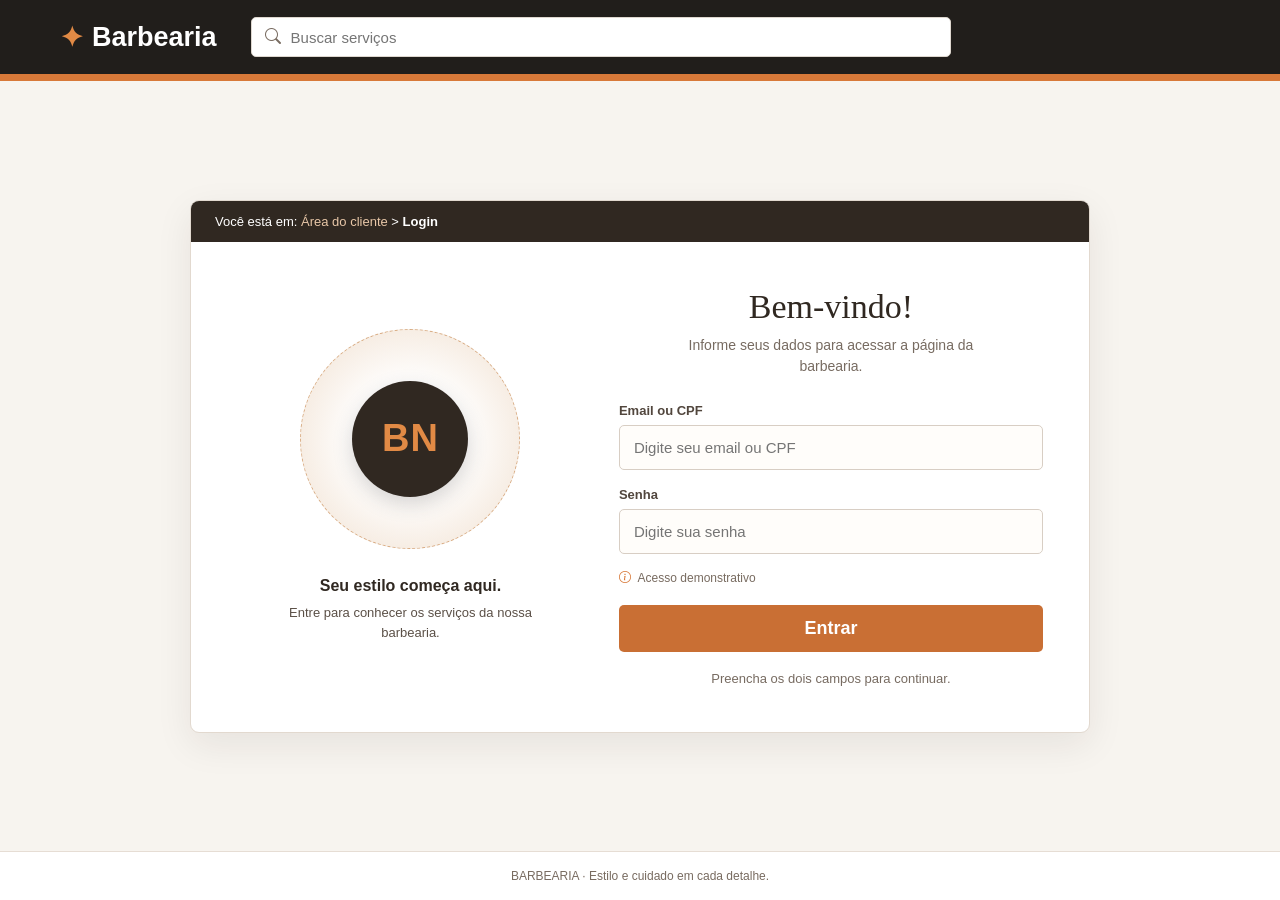
<file: barbearia/index.html>
<!DOCTYPE html>
<html lang="pt-BR">
<head>
    <meta charset="UTF-8">
    <meta name="viewport" content="width=device-width, initial-scale=1.0">
    <meta name="theme-color" content="#171411">
    <meta name="description" content="Conheça a Barbearia, seus serviços, missão e benefícios.">
    <title>Barbearia | Seu estilo, nossa atenção</title>
    <link rel="preconnect" href="https://fonts.googleapis.com">
    <link rel="preconnect" href="https://fonts.gstatic.com" crossorigin>
    <link href="https://fonts.googleapis.com/css2?family=DM+Sans:wght@400;500;600;700&family=Playfair+Display:wght@500;600;700&display=swap" rel="stylesheet">
    <link rel="stylesheet" href="https://cdn.jsdelivr.net/npm/bootstrap-icons@1.11.3/font/bootstrap-icons.min.css">
    <link rel="stylesheet" href="style.css">
</head>
<body>
    <header class="site-header">
        <a class="brand" href="#inicio" aria-label="Barbearia, início">
            <span class="brand-mark">B.</span>
            <span>BARBEARIA</span>
        </a>

        <nav class="main-nav" aria-label="Navegação principal">
            <a href="#inicio">Início</a>
            <a href="#sobre">Sobre</a>
            <a href="#servicos">Serviços</a>
            <a href="#beneficios">Benefícios</a>
        </nav>

        <a class="header-login" href="../login/login.html">
            <i class="bi bi-person-circle" aria-hidden="true"></i>
            Área do cliente
        </a>
    </header>

    <main>
        <section class="hero" id="inicio">
            <div class="hero-shade"></div>
            <div class="hero-content">
                <span class="eyebrow"><span></span> TRADIÇÃO · ESTILO · CUIDADO</span>
                <h1>Seu estilo merece<br><em>um cuidado especial.</em></h1>
                <p>Cortes bem-feitos, atenção aos detalhes e um espaço pensado para valorizar quem tu és.</p>
                <div class="hero-actions">
                    <a class="button button-primary" href="#servicos">Conheça os serviços <i class="bi bi-arrow-right"></i></a>
                    <a class="button button-ghost" href="#sobre">Conheça a barbearia</a>
                </div>
            </div>
            <a class="scroll-cue" href="#sobre"><span></span> Role para conhecer</a>
        </section>

        <section class="intro section-wrap" id="sobre">
            <div class="intro-image">
                <img src="https://images.unsplash.com/photo-1621605815971-fbc98d665033?auto=format&fit=crop&w=1100&q=85" alt="Barbeiro cuidando do corte de cabelo de um cliente" loading="lazy">
                <div class="image-stamp"><strong>Seu visual</strong><span>em boas mãos</span></div>
            </div>

            <div class="intro-copy">
                <span class="section-kicker">UM POUCO SOBRE NÓS</span>
                <h2>Mais que um corte.<br><em>Uma experiência.</em></h2>
                <p class="lead">Localizada no coração da cidade, a Barbearia traz para o mercado inovação em cortes de cabelo.</p>
                <p>Oferecemos profissionais experientes e antenados às mudanças no mundo da moda. Nosso atendimento busca unir excelência, agilidade e satisfação para cada cliente.</p>

                <blockquote>
                    <span class="quote-mark">“</span>
                    <p>Nossa missão é proporcionar autoestima e qualidade de vida aos clientes.</p>
                </blockquote>
            </div>
        </section>

        <section class="services-section" id="servicos">
            <div class="section-wrap">
                <div class="section-heading">
                    <span class="section-kicker">CUIDADO EM CADA DETALHE</span>
                    <h2>Nossos serviços</h2>
                    <p>Escolhe o cuidado que combina contigo.</p>
                </div>

                <div class="service-grid">
                    <article class="service-card">
                        <div class="service-icon"><i class="bi bi-scissors" aria-hidden="true"></i></div>
                        <h3>Corte de cabelo</h3>
                        <p>Do clássico ao moderno, com atenção ao teu estilo e ao acabamento.</p>
                    </article>

                    <article class="service-card">
                        <div class="service-icon"><i class="bi bi-person-badge" aria-hidden="true"></i></div>
                        <h3>Barba</h3>
                        <p>Alinhamento e cuidado para deixar o visual bem definido.</p>
                    </article>

                    <article class="service-card">
                        <div class="service-icon"><i class="bi bi-stars" aria-hidden="true"></i></div>
                        <h3>Visual completo</h3>
                        <p>Uma combinação de corte e barba para renovar o visual.</p>
                    </article>
                </div>
            </div>
        </section>

        <section class="benefits section-wrap" id="beneficios">
            <div class="benefits-copy">
                <span class="section-kicker">POR QUE ESCOLHER A GENTE?</span>
                <h2>Uma barbearia feita<br><em>para cuidar de ti.</em></h2>
                <p>Queremos que cada visita seja confortável, prática e especial. Por isso, valorizamos os detalhes que fazem diferença no atendimento.</p>

                <ul class="benefit-list">
                    <li><i class="bi bi-check-circle-fill" aria-hidden="true"></i><span><strong>Atendimento ao cliente</strong><small>Atenção e cuidado em cada atendimento.</small></span></li>
                    <li><i class="bi bi-check-circle-fill" aria-hidden="true"></i><span><strong>Espaço diferenciado</strong><small>Um ambiente agradável para cuidar do visual.</small></span></li>
                    <li><i class="bi bi-check-circle-fill" aria-hidden="true"></i><span><strong>Localização</strong><small>Um espaço pensado para facilitar tua visita.</small></span></li>
                    <li><i class="bi bi-check-circle-fill" aria-hidden="true"></i><span><strong>Profissionais qualificados</strong><small>Experiência e atenção às tendências.</small></span></li>
                </ul>
            </div>

            <div class="benefits-image">
                <img src="https://images.unsplash.com/photo-1503951914875-452162b0f3f1?auto=format&fit=crop&w=1100&q=85" alt="Interior de uma barbearia com cadeira e espelho" loading="lazy">
                <div class="vertical-note">ESTILO E PERSONALIDADE</div>
            </div>
        </section>
    </main>

    <footer class="site-footer">
        <a class="brand footer-brand" href="#inicio"><span class="brand-mark">B.</span><span>BARBEARIA</span></a>
        <p>Estilo e cuidado em cada detalhe.</p>
        <button class="logout-button" id="logoutButton" type="button"><i class="bi bi-box-arrow-right" aria-hidden="true"></i> Sair</button>
    </footer>

    <script>
        // Proteção de navegação demonstrativa: não substitui autenticação no servidor.
        if (sessionStorage.getItem("barbearia-demo-access") !== "1") {
            window.location.replace("../login/login.html");
        }

        document.getElementById("logoutButton").addEventListener("click", () => {
            sessionStorage.removeItem("barbearia-demo-access");
            window.location.href = "../login/login.html";
        });
    </script>
</body>
</html>
</file>
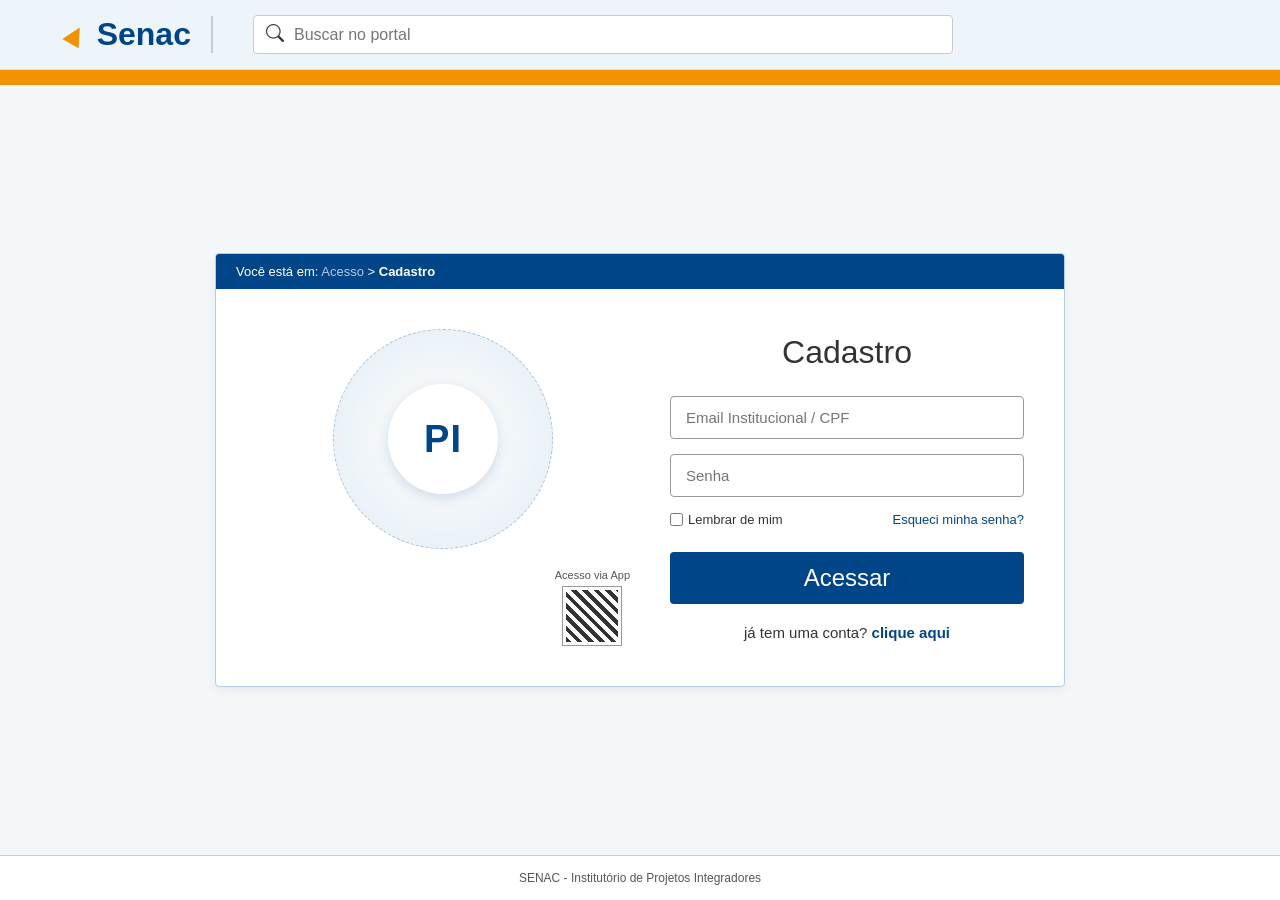
<file: cadastro/cadastro.html>
<!DOCTYPE html>
<html lang="pt-BR">
<head>
    <meta charset="UTF-8">
    <meta name="viewport" content="width=device-width, initial-scale=1.0">
    <title>Senac - Cadastro</title>
    <!-- Link oficial do Bootstrap Icons -->
    <link rel="stylesheet" href="https://cdn.jsdelivr.net/npm/bootstrap-icons@1.11.3/font/bootstrap-icons.min.css">
    <!-- Arquivo CSS local -->
    <link rel="stylesheet" href="cadastro.css">
</head>
<body>

    <!-- ==================== HEADER DO PORTAL ==================== -->
    <header class="main-header">
        <div class="header-container">

            <!-- Logo Senac -->
            <div class="logo-area">
                <span class="logo-orange">▲</span>
                <span class="logo-text">Senac</span>
            </div>

            <!-- Barra de Busca com Ícone Oficial -->
            <div class="search-bar">
                <i class="bi bi-search search-icon"></i>
                <input type="text" placeholder="Buscar no portal">
            </div>

        </div>
    </header>

    <!-- Faixa Laranja Decorativa -->
    <div class="orange-bar"></div>


    <!-- ==================== CONTEÚDO CENTRAL ==================== -->
    <main class="page-container">

        <div class="login-card">

            <!-- Indicador de Navegação (Breadcrumb corrigido para Cadastro) -->
            <div class="card-breadcrumb">
                Você está em: <span>Acesso</span> &gt; <span class="active">Cadastro</span>
            </div>

            <!-- Corpo Interno do Card -->
            <div class="card-body">

                <!-- COLUNA ESQUERDA: Ilustração e QR Code -->
                <div class="column-left">
                    <div class="pi-illustration-wrapper">
                        <div class="pi-circle-logo">
                            <span>PI</span>
                        </div>
                    </div>

                    <div class="app-access">
                        <span>Acesso via App</span>
                        <div class="mock-qr-code">
                            <div class="qr-pattern"></div>
                        </div>
                    </div>
                </div>

                <!-- COLUNA DIREITA: Formulário de Cadastro e Links -->
                <div class="column-right">
                    <h2>Cadastro</h2>

                    <form class="login-form">
                        <div class="input-group">
                            <input type="text" placeholder="Email Institucional / CPF" required>
                        </div>

                        <div class="input-group">
                            <input type="password" placeholder="Senha" required>
                        </div>

                        <div class="form-options">
                            <label class="remember-me">
                                <input type="checkbox"> Lembrar de mim
                            </label>
                            <a href="#" class="forgot-password">Esqueci minha senha?</a>
                        </div>

                        <!-- INTERLIGAÇÃO: Redireciona para a tela do Repositório pós-cadastro -->
                        <a href="repositorio.html" class="btn-submit-link">Acessar</a>
                    </form>

                    <!-- INTERLIGAÇÃO: Redireciona para a tela de Login se já tiver conta -->
                    <div class="card-footer-text">
                        já tem uma conta? <a href="login.html">clique aqui</a>
                    </div>
                </div>

            </div>
        </div>

    </main>


    <!-- ==================== RODAPÉ DA PÁGINA ==================== -->
    <footer class="page-footer">
        SENAC - Institutório de Projetos Integradores
    </footer>

</body>
</html>
</file>
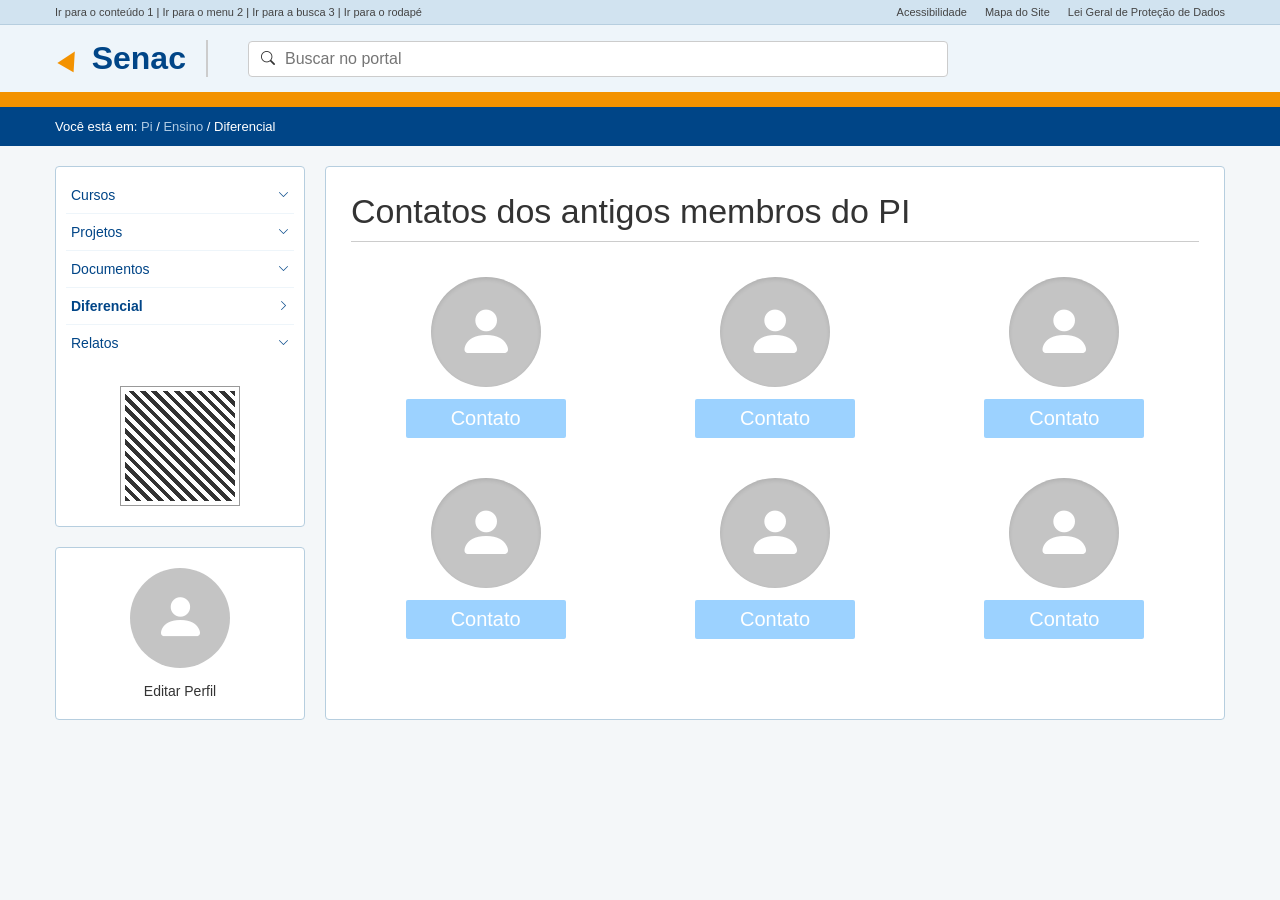
<file: contatos/contatos.html>
<!DOCTYPE html>
<html lang="pt-BR">
<head>
    <meta charset="UTF-8">
    <meta name="viewport" content="width=device-width, initial-scale=1.0">
    <title>Senac - Contatos do PI</title>
    <link rel="stylesheet" href="https://cdn.jsdelivr.net/npm/bootstrap-icons@1.11.3/font/bootstrap-icons.min.css">
    <link rel="stylesheet" href="contatos.css">
</head>
<body>

    <div class="top-accessibility">
        <div class="container-top">
            <div class="links-left">
                <a href="#">Ir para o conteúdo 1</a> | 
                <a href="#">Ir para o menu 2</a> | 
                <a href="#">Ir para a busca 3</a> | 
                <a href="#">Ir para o rodapé</a>
            </div>
            <div class="links-right">
                <a href="#">Acessibilidade</a>
                <a href="#">Mapa do Site</a>
                <a href="#">Lei Geral de Proteção de Dados</a>
            </div>
        </div>
    </div>

    <header class="main-header">
        <div class="header-container">
            
            <div class="logo-area">
                <span class="logo-orange">▲</span>
                <span class="logo-text">Senac</span>
            </div>
            
            <div class="search-bar">
                <i class="bi bi-search search-icon"></i>
                <input type="text" placeholder="Buscar no portal">
            </div>

        </div>
    </header>

    <div class="orange-bar"></div>

    <nav class="breadcrumb">
        <div class="container">
            Você está em: <a href="repositorio.html">Pi</a> / <a href="repositorio.html">Ensino</a> / <span>Diferencial</span>
        </div>
    </nav>

    <main class="main-content container">
        
        <aside class="sidebar-container">
            
            <div class="sidebar-box">
                <ul class="menu-list">
                    <li>Cursos <i class="bi bi-chevron-down arrow"></i></li>
                    <li>Projetos <i class="bi bi-chevron-down arrow"></i></li>
                    <li>Documentos <i class="bi bi-chevron-down arrow"></i></li>
                    
                    <li class="active-item">Diferencial <i class="bi bi-chevron-right arrow"></i></li>
                    
                    <li><a href="relatos.html" class="menu-link">Relatos <i class="bi bi-chevron-down arrow"></i></a></li>
                </ul>
                
                <div class="qrcode-container">
                    <div class="mock-qrcode">
                        <div class="qr-block"></div>
                    </div>
                </div>
            </div>

            <div class="profile-card">
                <div class="profile-avatar">
                    <i class="bi bi-person-fill"></i>
                </div>
                <a href="#" class="btn-edit-profile">Editar Perfil</a>
            </div>

        </aside>

        <section class="content-section">
            <h2>Contatos dos antigos membros do PI</h2>
            
            <div class="contacts-grid">
                
                <div class="contact-item">
                    <div class="member-avatar">
                        <i class="bi bi-person-fill"></i>
                    </div>
                    <a href="#" class="btn-contact">Contato</a>
                </div>

                <div class="contact-item">
                    <div class="member-avatar">
                        <i class="bi bi-person-fill"></i>
                    </div>
                    <a href="#" class="btn-contact">Contato</a>
                </div>

                <div class="contact-item">
                    <div class="member-avatar">
                        <i class="bi bi-person-fill"></i>
                    </div>
                    <a href="#" class="btn-contact">Contato</a>
                </div>

                <div class="contact-item">
                    <div class="member-avatar">
                        <i class="bi bi-person-fill"></i>
                    </div>
                    <a href="#" class="btn-contact">Contato</a>
                </div>

                <div class="contact-item">
                    <div class="member-avatar">
                        <i class="bi bi-person-fill"></i>
                    </div>
                    <a href="#" class="btn-contact">Contato</a>
                </div>

                <div class="contact-item">
                    <div class="member-avatar">
                        <i class="bi bi-person-fill"></i>
                    </div>
                    <a href="#" class="btn-contact">Contato</a>
                </div>

            </div>
        </section>

    </main>

</body>
</html>
</file>
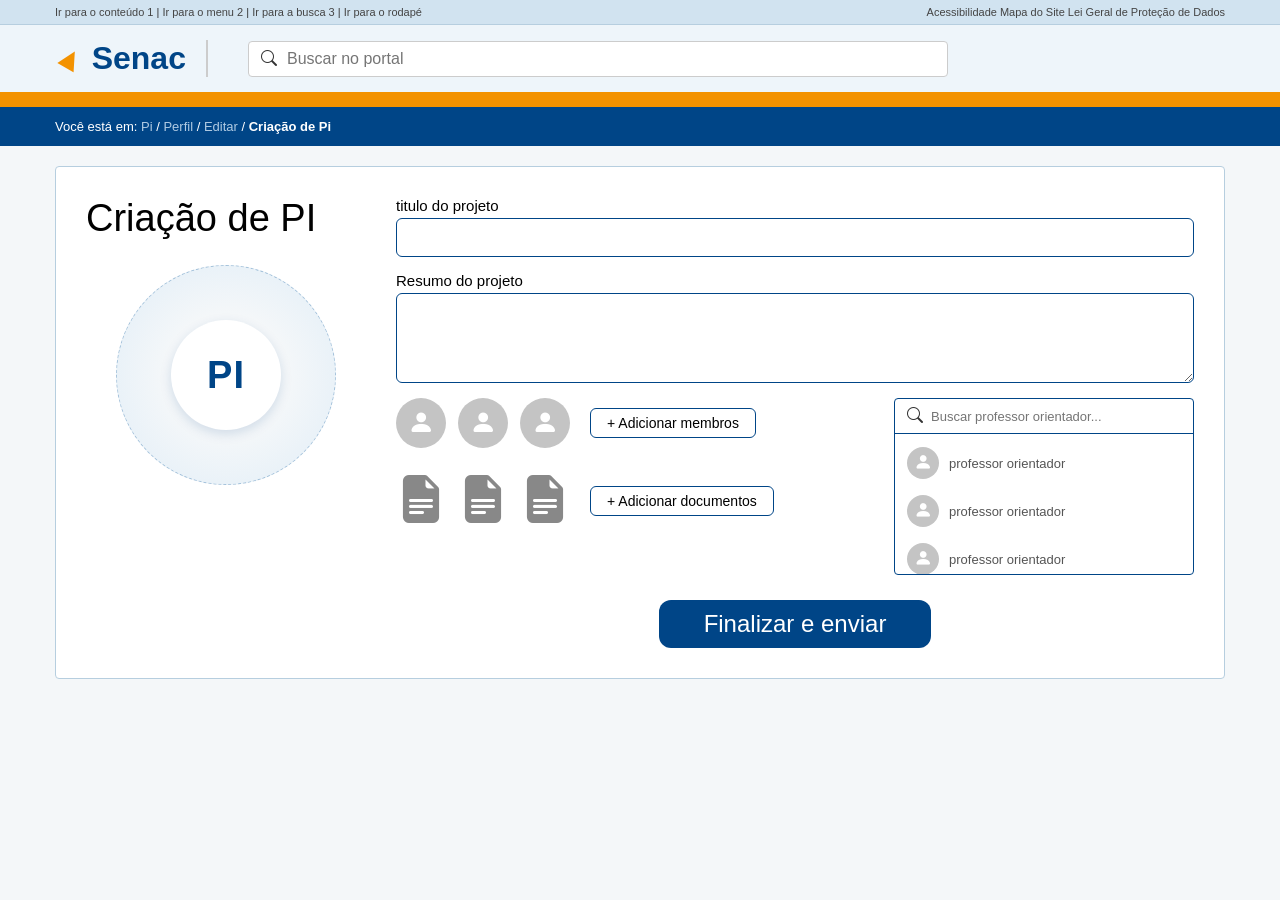
<file: criacao-pi/criacao-pi.html>
<!DOCTYPE html>
<html lang="pt-BR">
<head>
    <meta charset="UTF-8">
    <meta name="viewport" content="width=device-width, initial-scale=1.0">
    <title>Senac - Criação de PI</title>
    <!-- Biblioteca oficial de ícones (Bootstrap Icons) -->
    <link rel="stylesheet" href="https://cdn.jsdelivr.net/npm/bootstrap-icons@1.11.3/font/bootstrap-icons.min.css">
    <!-- Arquivo de estilos da página -->
    <link rel="stylesheet" href="criacao-pi.css">
</head>
<body>

    <!-- ==================== TOPO DE ACESSIBILIDADE ==================== -->
    <div class="top-accessibility">
        <div class="container-top">
            <div class="links-left">
                <a href="#">Ir para o conteúdo 1</a> | 
                <a href="#">Ir para o menu 2</a> | 
                <a href="#">Ir para a busca 3</a> | 
                <a href="#">Ir para o rodapé</a>
            </div>
            <div class="links-right">
                <a href="#">Acessibilidade</a>
                <a href="#">Mapa do Site</a>
                <a href="#">Lei Geral de Proteção de Dados</a>
            </div>
        </div>
    </div>

    <!-- ==================== HEADER DO PORTAL ==================== -->
    <header class="main-header">
        <div class="header-container">
            <!-- Logotipo Senac -->
            <div class="logo-area">
                <span class="logo-orange">▲</span>
                <span class="logo-text">Senac</span>
            </div>
            <!-- Barra de Pesquisa -->
            <div class="search-bar">
                <i class="bi bi-search search-icon"></i>
                <input type="text" placeholder="Buscar no portal">
            </div>
        </div>
    </header>

    <!-- Linha Laranja Horizontal Decorativa -->
    <div class="orange-bar"></div>

    <!-- ==================== BREADCRUMB PERSONALIZADO ==================== -->
    <nav class="breadcrumb">
        <div class="container">
            Você está em: <a href="repositorio.html">Pi</a> / <a href="editar-perfil.html">Perfil</a> / <a href="editar-perfil.html">Editar</a> / <span class="active-crumb">Criação de Pi</span>
        </div>
    </nav>

    <!-- ==================== CONTEÚDO PRINCIPAL ==================== -->
    <main class="main-content container">
        <section class="content-section form-container-pi">
            
            <!-- Linha que divide a Ilustração do Formulário -->
            <div class="pi-layout-grid">
                
                <!-- Coluna da Esquerda: Título + Ilustração PI -->
                <div class="illustration-side">
                    <h2>Criação de PI</h2>
                    <div class="pi-circle-illustration">
                        <div class="pi-inner-badge">
                            <span>PI</span>
                        </div>
                    </div>
                </div>

                <!-- Coluna da Direita: Campos do Formulário -->
                <div class="fields-side">
                    <form class="pi-project-form">
                        
                        <!-- Campo 1: Título -->
                        <div class="input-block">
                            <label for="titulo">titulo do projeto</label>
                            <input type="text" id="titulo">
                        </div>

                        <!-- Campo 2: Resumo -->
                        <div class="input-block">
                            <label for="resumo">Resumo do projeto</label>
                            <textarea id="resumo" rows="4"></textarea>
                        </div>

                        <!-- Zona Inferior Dividida: Uploads à Esquerda, Orientadores à Direita -->
                        <div class="form-footer-flex">
                            
                            <!-- Lado Esquerdo da parte de baixo: Uploads/Add de Membros e Documentos -->
                            <div class="upload-controls-column">
                                
                                <!-- Bloco Adicionar Membros -->
                                <div class="action-row-group">
                                    <div class="avatar-previews">
                                        <div class="mini-avatar"><i class="bi bi-person-fill"></i></div>
                                        <div class="mini-avatar"><i class="bi bi-person-fill"></i></div>
                                        <div class="mini-avatar"><i class="bi bi-person-fill"></i></div>
                                    </div>
                                    <button type="button" class="btn-add-action">+ Adicionar membros</button>
                                </div>

                                <!-- Bloco Adicionar Documentos -->
                                <div class="action-row-group">
                                    <div class="doc-previews">
                                        <div class="mini-doc"><i class="bi bi-file-earmark-text-fill"></i></div>
                                        <div class="mini-doc"><i class="bi bi-file-earmark-text-fill"></i></div>
                                        <div class="mini-doc"><i class="bi bi-file-earmark-text-fill"></i></div>
                                    </div>
                                    <button type="button" class="btn-add-action">+ Adicionar documentos</button>
                                </div>

                            </div>

                            <!-- Lado Direito da parte de baixo: Caixa do Professor Orientador -->
                            <div class="advisor-search-box">
                                <div class="advisor-search-header">
                                    <i class="bi bi-search"></i>
                                    <input type="text" placeholder="Buscar professor orientador...">
                                </div>
                                <div class="advisor-list-results">
                                    <div class="advisor-item">
                                        <div class="advisor-avatar"><i class="bi bi-person-fill"></i></div>
                                        <span>professor orientador</span>
                                    </div>
                                    <div class="advisor-item">
                                        <div class="advisor-avatar"><i class="bi bi-person-fill"></i></div>
                                        <span>professor orientador</span>
                                    </div>
                                    <div class="advisor-item">
                                        <div class="advisor-avatar"><i class="bi bi-person-fill"></i></div>
                                        <span>professor orientador</span>
                                    </div>
                                </div>
                            </div>

                        </div>

                        <!-- Botão de Ação Final Centralizado -->
                        <div class="submit-area">
                            <button type="submit" class="btn-submit-project">Finalizar e enviar</button>
                        </div>

                    </form>
                </div>

            </div>

        </section>
    </main>

</body>
</html>
</file>
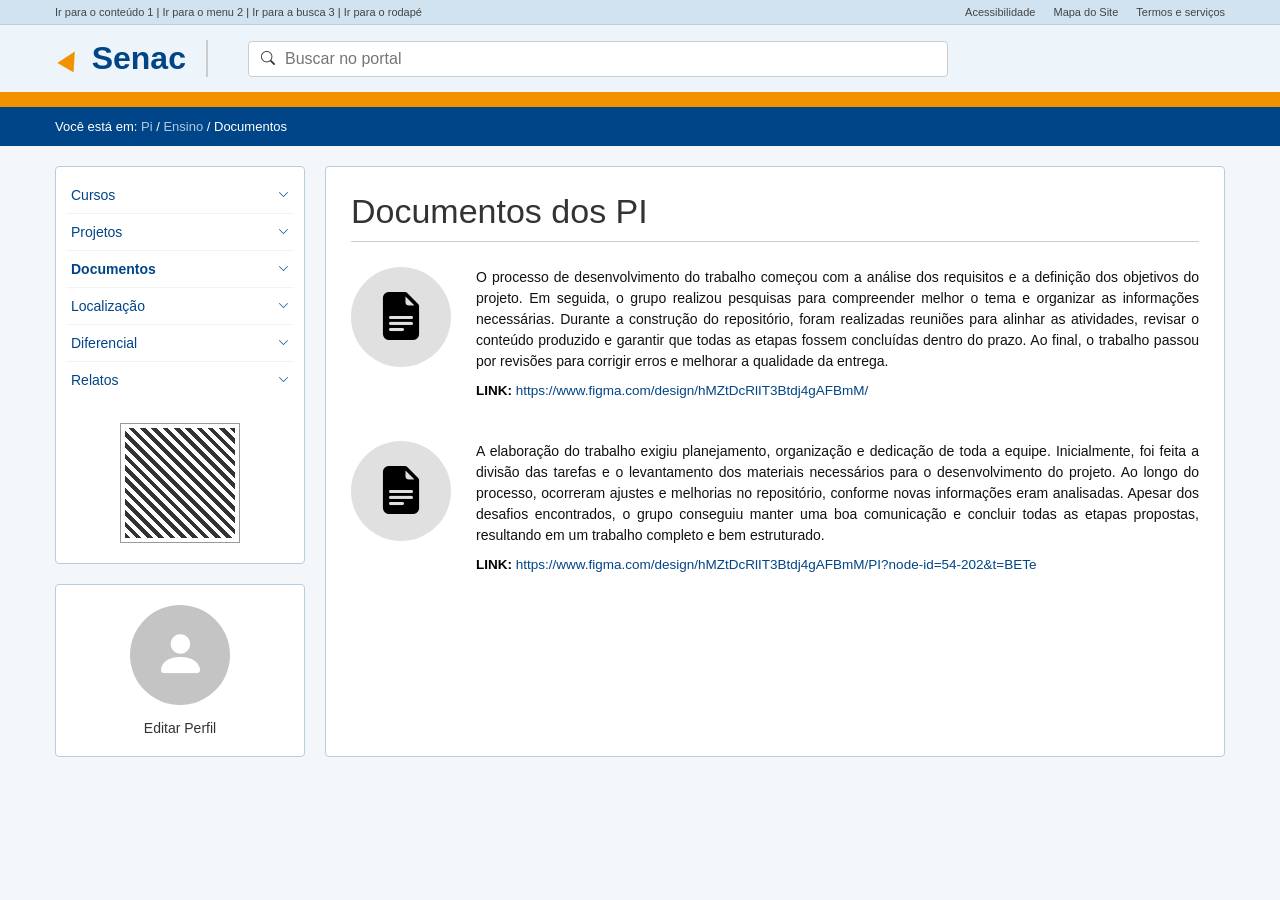
<file: documentos/documentos.html>
<!DOCTYPE html>
<html lang="pt-BR">
<head>
    <meta charset="UTF-8">
    <meta name="viewport" content="width=device-width, initial-scale=1.0">
    <title>Senac - Documentos dos PI</title>
    <!-- Biblioteca oficial de ícones (Bootstrap Icons) -->
    <link rel="stylesheet" href="https://cdn.jsdelivr.net/npm/bootstrap-icons@1.11.3/font/bootstrap-icons.min.css">
    <!-- Arquivo de estilos da página -->
    <link rel="stylesheet" href="documentos.css">
</head>
<body>

    <!-- ==================== TOPO DE ACESSIBILIDADE ==================== -->
    <div class="top-accessibility">
        <div class="container-top">
            <div class="links-left">
                <a href="#">Ir para o conteúdo 1</a> | 
                <a href="#">Ir para o menu 2</a> | 
                <a href="#">Ir para a busca 3</a> | 
                <a href="#">Ir para o rodapé</a>
            </div>
            <div class="links-right">
                <a href="#">Acessibilidade</a>
                <a href="#">Mapa do Site</a>
                <a href="#">Termos e serviços</a>
            </div>
        </div>
    </div>

    <!-- ==================== HEADER DO PORTAL ==================== -->
    <header class="main-header">
        <div class="header-container">
            
            <!-- Logotipo Senac -->
            <div class="logo-area">
                <span class="logo-orange">▲</span>
                <span class="logo-text">Senac</span>
            </div>
            
            <!-- Barra de Pesquisa -->
            <div class="search-bar">
                <i class="bi bi-search search-icon"></i>
                <input type="text" placeholder="Buscar no portal">
            </div>

        </div>
    </header>

    <!-- Linha Laranja Horizontal Decorativa -->
    <div class="orange-bar"></div>

    <!-- ==================== BREADCRUMB (NAVEGAÇÃO) ==================== -->
    <nav class="breadcrumb">
        <div class="container">
            Você está em: <a href="repositorio.html">Pi</a> / <a href="repositorio.html">Ensino</a> / <span>Documentos</span>
        </div>
    </nav>

    <!-- ==================== CONTEÚDO PRINCIPAL (GRID) ==================== -->
    <main class="main-content container">
        
        <!-- SIDEBAR ESQUERDA (Menu + Perfil) -->
        <aside class="sidebar-container">
            
            <div class="sidebar-box">
                <ul class="menu-list">
                    <li>Cursos <i class="bi bi-chevron-down arrow"></i></li>
                    <li>Projetos <i class="bi bi-chevron-down arrow"></i></li>
                    
                    <!-- Item Ativo nesta página -->
                    <li class="active-item">Documentos <i class="bi bi-chevron-down arrow"></i></li>
                    
                    <li>Localização <i class="bi bi-chevron-down arrow"></i></li>
                    
                    <!-- CONEXÃO LÓGICA: Direciona para a tela de Diferencial (Contatos) -->
                    <li><a href="contatos.html" class="menu-link">Diferencial <i class="bi bi-chevron-down arrow"></i></a></li>
                    
                    <!-- CONEXÃO LÓGICA: Direciona para a próxima tela de Relatos -->
                    <li><a href="relatos.html" class="menu-link">Relatos <i class="bi bi-chevron-down arrow"></i></a></li>
                </ul>
                
                <!-- Código QR -->
                <div class="qrcode-container">
                    <div class="mock-qrcode">
                        <div class="qr-block"></div>
                    </div>
                </div>
            </div>

            <!-- Card Independente: Editar Perfil -->
            <div class="profile-card">
                <div class="profile-avatar">
                    <i class="bi bi-person-fill"></i>
                </div>
                <a href="#" class="btn-edit-profile">Editar Perfil</a>
            </div>

        </aside>

        <!-- SEÇÃO DE CONTEÚDO (DIREITA) - LISTA DE DOCUMENTOS -->
        <section class="content-section">
            <h2>Documentos dos PI</h2>
            
            <div class="documents-list">
                
                <!-- Bloco do Documento 1 -->
                <div class="document-item">
                    <div class="doc-icon-circle">
                        <i class="bi bi-file-earmark-text-fill"></i>
                    </div>
                    <div class="doc-text-area">
                        <p>O processo de desenvolvimento do trabalho começou com a análise dos requisitos e a definição dos objetivos do projeto. Em seguida, o grupo realizou pesquisas para compreender melhor o tema e organizar as informações necessárias. Durante a construção do repositório, foram realizadas reuniões para alinhar as atividades, revisar o conteúdo produzido e garantir que todas as etapas fossem concluídas dentro do prazo. Ao final, o trabalho passou por revisões para corrigir erros e melhorar a qualidade da entrega.</p>
                        <span class="doc-link">LINK: <a href="https://www.figma.com/design/hMZtDcRlIT3Btdj4gAFBmM/" target="_blank">https://www.figma.com/design/hMZtDcRlIT3Btdj4gAFBmM/</a></span>
                    </div>
                </div>

                <!-- Bloco do Documento 2 -->
                <div class="document-item">
                    <div class="doc-icon-circle">
                        <i class="bi bi-file-earmark-text-fill"></i>
                    </div>
                    <div class="doc-text-area">
                        <p>A elaboração do trabalho exigiu planejamento, organização e dedicação de toda a equipe. Inicialmente, foi feita a divisão das tarefas e o levantamento dos materiais necessários para o desenvolvimento do projeto. Ao longo do processo, ocorreram ajustes e melhorias no repositório, conforme novas informações eram analisadas. Apesar dos desafios encontrados, o grupo conseguiu manter uma boa comunicação e concluir todas as etapas propostas, resultando em um trabalho completo e bem estruturado.</p>
                        <span class="doc-link">LINK: <a href="https://www.figma.com/design/hMZtDcRlIT3Btdj4gAFBmM/PI?node-id=54-202&t=BETe" target="_blank">https://www.figma.com/design/hMZtDcRlIT3Btdj4gAFBmM/PI?node-id=54-202&t=BETe</a></span>
                    </div>
                </div>

            </div>
        </section>

    </main>

</body>
</html>
</file>
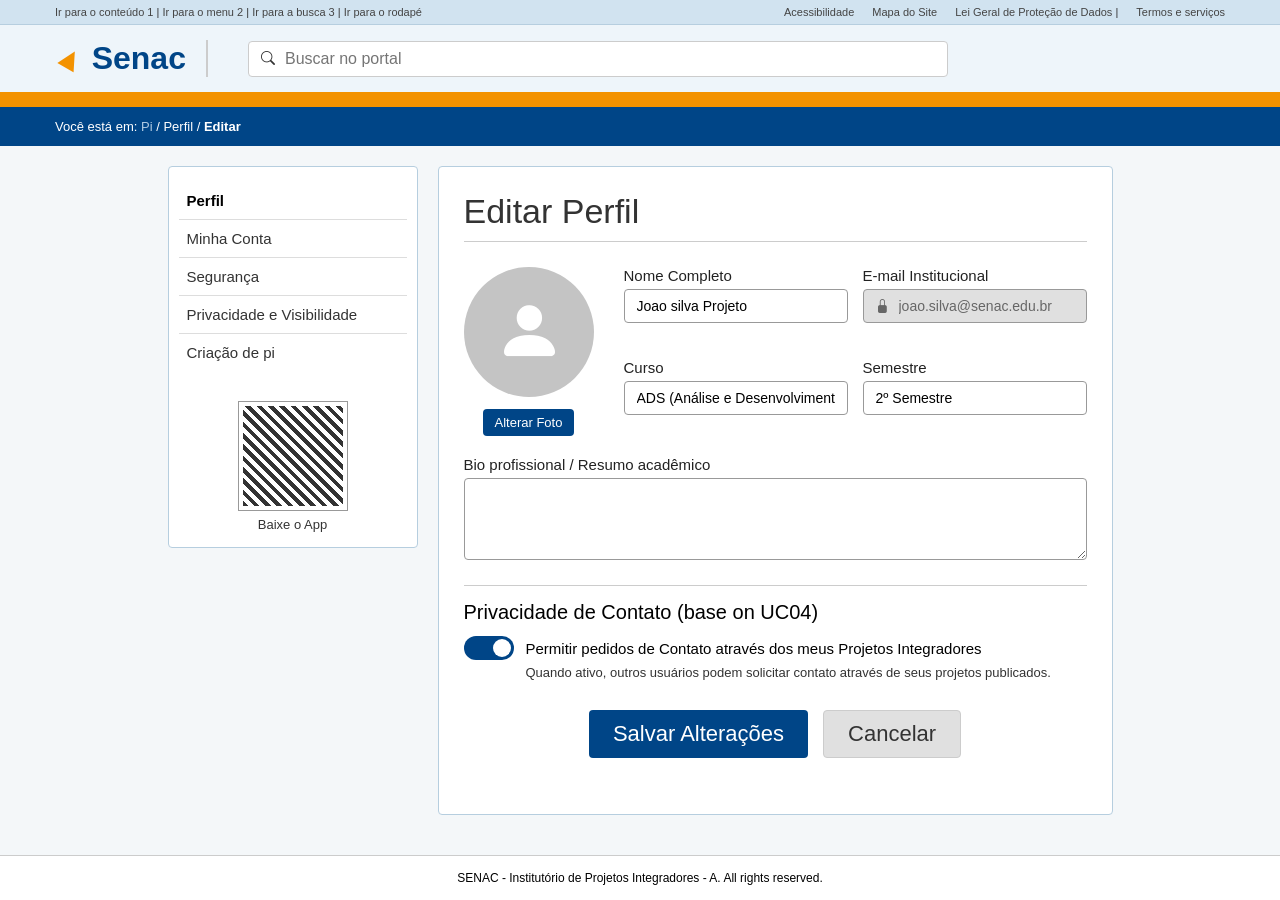
<file: editar-perfil/editar-perfil.html>
<!DOCTYPE html>
<html lang="pt-BR">
<head>
    <meta charset="UTF-8">
    <meta name="viewport" content="width=device-width, initial-scale=1.0">
    <title>Senac - Editar Perfil</title>
    <link rel="stylesheet" href="https://cdn.jsdelivr.net/npm/bootstrap-icons@1.11.3/font/bootstrap-icons.min.css">
    <link rel="stylesheet" href="editar-perfil.css">
</head>
<body>

    <div class="top-accessibility">
        <div class="container-top">
            <div class="links-left">
                <a href="#">Ir para o conteúdo 1</a> | 
                <a href="#">Ir para o menu 2</a> | 
                <a href="#">Ir para a busca 3</a> | 
                <a href="#">Ir para o rodapé</a>
            </div>
            <div class="links-right">
                <a href="#">Acessibilidade</a>
                <a href="#">Mapa do Site</a>
                <a href="#">Lei Geral de Proteção de Dados</a> | 
                <a href="#">Termos e serviços</a>
            </div>
        </div>
    </div>

    <header class="main-header">
        <div class="header-container">
            
            <div class="logo-area">
                <span class="logo-orange">▲</span>
                <span class="logo-text">Senac</span>
            </div>
            
            <div class="search-bar">
                <i class="bi bi-search search-icon"></i>
                <input type="text" placeholder="Buscar no portal">
            </div>

        </div>
    </header>

    <div class="orange-bar"></div>

    <nav class="breadcrumb">
        <div class="container">
            Você está em: <a href="repositorio.html">Pi</a> / <span>Perfil</span> / <span class="active-crumb">Editar</span>
        </div>
    </nav>

    <main class="main-content container">
        
        <aside class="sidebar-container">
            
            <div class="sidebar-box">
                <ul class="account-menu">
                    <li class="active-menu-item">Perfil</li>
                    <li>Minha Conta</li>
                    <li>Segurança</li>
                    <li>Privacidade e Visibilidade</li>
                    <li>Criação de pi</li>
                </ul>
                
                <div class="qrcode-container">
                    <div class="mock-qrcode">
                        <div class="qr-block"></div>
                    </div>
                    <span class="qr-caption">Baixe o App</span>
                </div>
            </div>

        </aside>

        <section class="content-section">
            <h2>Editar Perfil</h2>
            
            <form class="profile-form">
                
                <div class="form-header-block">
                    
                    <div class="avatar-upload-area">
                        <div class="profile-avatar-circle">
                            <i class="bi bi-person-fill"></i>
                        </div>
                        <button type="button" class="btn-change-photo">Alterar Foto</button>
                    </div>

                    <div class="main-inputs-grid">
                        
                        <div class="input-field">
                            <label>Nome Completo</label>
                            <input type="text" value="Joao silva Projeto">
                        </div>

                        <div class="input-field disabled-field">
                            <label>E-mail Institucional</label>
                            <div class="input-with-icon">
                                <i class="bi bi-lock-fill lock-icon"></i>
                                <input type="email" value="joao.silva@senac.edu.br" disabled>
                            </div>
                        </div>

                        <div class="input-field">
                            <label>Curso</label>
                            <input type="text" value="ADS (Análise e Desenvolvimento de Sistemas)">
                        </div>

                        <div class="input-field">
                            <label>Semestre</label>
                            <input type="text" value="2º Semestre">
                        </div>

                    </div>
                </div>

                <div class="input-field textarea-field">
                    <label>Bio profissional / Resumo acadêmico</label>
                    <textarea rows="4"></textarea>
                </div>

                <div class="privacy-toggle-section">
                    <h3>Privacidade de Contato (base on UC04)</h3>
                    
                    <div class="toggle-control-wrapper">
                        <label class="switch-control">
                            <input type="checkbox" checked>
                            <span class="slider-round"></span>
                        </label>
                        <span class="toggle-label-text">Permitir pedidos de Contato através dos meus Projetos Integradores</span>
                    </div>
                    <p class="toggle-description">Quando ativo, outros usuários podem solicitar contato através de seus projetos publicados.</p>
                </div>

                <div class="form-actions-bar">
                    <button type="submit" class="btn-action-save">Salvar Alterações</button>
                    <a href="repositorio.html" class="btn-action-cancel">Cancelar</a>
                </div>

            </form>
        </section>

    </main>

    <footer class="page-footer">
        SENAC - Institutório de Projetos Integradores - A. All rights reserved.
    </footer>

</body>
</html>
</file>
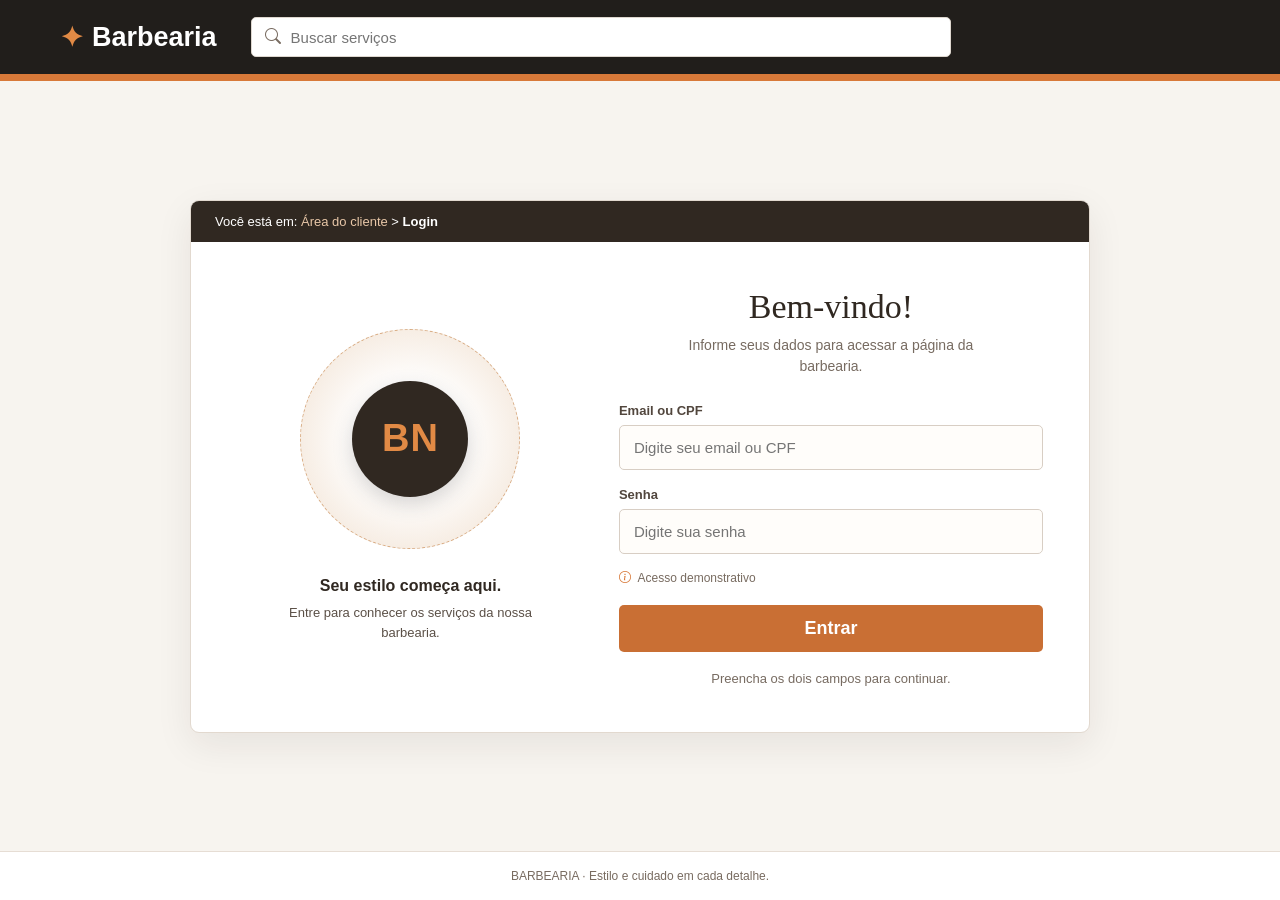
<file: login/login.html>
<!DOCTYPE html>
<html lang="pt-BR">
<head>
    <meta charset="UTF-8">
    <meta name="viewport" content="width=device-width, initial-scale=1.0">
    <meta name="theme-color" content="#211e1b">
    <title>Barbearia | Entrar</title>
    <link rel="stylesheet" href="https://cdn.jsdelivr.net/npm/bootstrap-icons@1.11.3/font/bootstrap-icons.min.css">
    <link rel="stylesheet" href="login.css">
</head>
<body>
    <header class="main-header">
        <div class="header-container">
            <a class="logo-area" href="../barbearia/index.html" aria-label="Barbearia, página inicial">
                <span class="logo-orange">✦</span>
                <span class="logo-text">Barbearia</span>
            </a>
            <div class="search-bar">
                <i class="bi bi-search search-icon" aria-hidden="true"></i>
                <input type="search" placeholder="Buscar serviços" aria-label="Buscar serviços">
            </div>
        </div>
    </header>

    <div class="orange-bar"></div>

    <main class="page-container">
        <section class="login-card" aria-labelledby="login-title">
            <div class="card-breadcrumb">
                Você está em: <span>Área do cliente</span> &gt; <span class="active">Login</span>
            </div>

            <div class="card-body">
                <div class="column-left">
                    <div class="pi-illustration-wrapper" aria-hidden="true">
                        <div class="pi-circle-logo"><span>BN</span></div>
                    </div>
                    <div class="app-access">
                        <strong>Seu estilo começa aqui.</strong>
                        <p>Entre para conhecer os serviços da nossa barbearia.</p>
                    </div>
                </div>

                <div class="column-right">
                    <h2 id="login-title">Bem-vindo!</h2>
                    <p class="login-description">Informe seus dados para acessar a página da barbearia.</p>

                    <form class="login-form" id="loginForm">
                        <div class="input-group">
                            <label for="login">Email ou CPF</label>
                            <input id="login" name="login" type="text" placeholder="Digite seu email ou CPF" autocomplete="username" required>
                        </div>

                        <div class="input-group">
                            <label for="password">Senha</label>
                            <input id="password" name="password" type="password" placeholder="Digite sua senha" autocomplete="current-password" required>
                        </div>

                        <div class="form-options">
                            <span class="demo-note"><i class="bi bi-info-circle" aria-hidden="true"></i> Acesso demonstrativo</span>
                        </div>

                        <button type="submit" class="btn-submit-link">Entrar</button>
                    </form>

                    <p class="card-footer-text">Preencha os dois campos para continuar.</p>
                </div>
            </div>
        </section>
    </main>

    <footer class="page-footer">
        BARBEARIA · Estilo e cuidado em cada detalhe.
    </footer>

    <script>
        const loginForm = document.getElementById("loginForm");

        loginForm.addEventListener("submit", (event) => {
            event.preventDefault();

            if (!loginForm.reportValidity()) {
                return;
            }

            // A atividade usa um acesso demonstrativo, sem autenticação por servidor.
            // Nenhuma senha é armazenada ou enviada.
            sessionStorage.setItem("barbearia-demo-access", "1");
            window.location.href = "../barbearia/index.html";
        });
    </script>
</body>
</html>
</file>
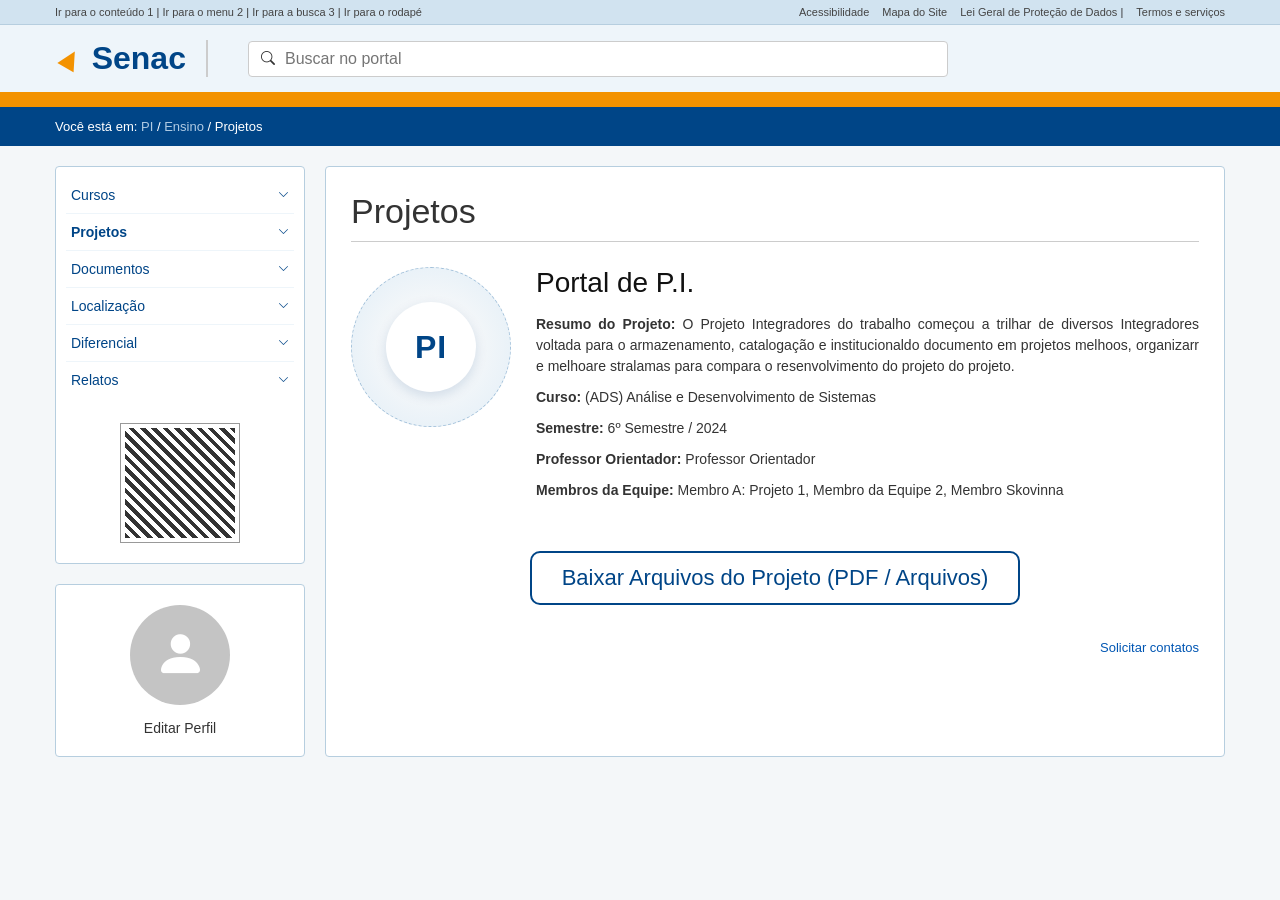
<file: projetos/projetos.html>
<!DOCTYPE html>
<html lang="pt-BR">
<head>
    <meta charset="UTF-8">
    <meta name="viewport" content="width=device-width, initial-scale=1.0">
    <title>Senac - Projetos</title>
    <!-- Biblioteca oficial de ícones (Bootstrap Icons) -->
    <link rel="stylesheet" href="https://cdn.jsdelivr.net/npm/bootstrap-icons@1.11.3/font/bootstrap-icons.min.css">
    <!-- Arquivo de estilos da página -->
    <link rel="stylesheet" href="projetos.css">
</head>
<body>

    <!-- ==================== TOPO DE ACESSIBILIDADE ==================== -->
    <div class="top-accessibility">
        <div class="container-top">
            <div class="links-left">
                <a href="#">Ir para o conteúdo 1</a> | 
                <a href="#">Ir para o menu 2</a> | 
                <a href="#">Ir para a busca 3</a> | 
                <a href="#">Ir para o rodapé</a>
            </div>
            <div class="links-right">
                <a href="#">Acessibilidade</a>
                <a href="#">Mapa do Site</a>
                <a href="#">Lei Geral de Proteção de Dados</a> |
                <a href="#">Termos e serviços</a>
            </div>
        </div>
    </div>

    <!-- ==================== HEADER DO PORTAL ==================== -->
    <header class="main-header">
        <div class="header-container">
            
            <!-- Logotipo Senac -->
            <div class="logo-area">
                <span class="logo-orange">▲</span>
                <span class="logo-text">Senac</span>
            </div>
            
            <!-- Barra de Pesquisa -->
            <div class="search-bar">
                <i class="bi bi-search search-icon"></i>
                <input type="text" placeholder="Buscar no portal">
            </div>

        </div>
    </header>

    <!-- Linha Laranja Horizontal Decorativa -->
    <div class="orange-bar"></div>

    <!-- ==================== BREADCRUMB (NAVEGAÇÃO) ==================== -->
    <nav class="breadcrumb">
        <div class="container">
            Você está em: <a href="repositorio.html">PI</a> / <a href="repositorio.html">Ensino</a> / <span>Projetos</span>
        </div>
    </nav>

    <!-- ==================== CONTEÚDO PRINCIPAL (GRID) ==================== -->
    <main class="main-content container">
        
        <!-- SIDEBAR ESQUERDA (Menu + Perfil) -->
        <aside class="sidebar-container">
            
            <div class="sidebar-box">
                <ul class="menu-list">
                    <li>Cursos <i class="bi bi-chevron-down arrow"></i></li>
                    
                    <!-- Item Ativo nesta página -->
                    <li class="active-item">Projetos <i class="bi bi-chevron-down arrow"></i></li>
                    
                    <li>Documentos <i class="bi bi-chevron-down arrow"></i></li>
                    <li>Localização <i class="bi bi-chevron-down arrow"></i></li>
                    
                    <!-- CONEXÃO LÓGICA: Direciona para a tela de Diferencial/Contatos -->
                    <li><a href="contatos.html" class="menu-link">Diferencial <i class="bi bi-chevron-down arrow"></i></a></li>
                    
                    <!-- CONEXÃO LÓGICA: Direciona para a tela de Relatos -->
                    <li><a href="relatos.html" class="menu-link">Relatos <i class="bi bi-chevron-down arrow"></i></a></li>
                </ul>
                
                <!-- Código QR -->
                <div class="qrcode-container">
                    <div class="mock-qrcode">
                        <div class="qr-block"></div>
                    </div>
                </div>
            </div>

            <!-- Card Independente: Editar Perfil -->
            <div class="profile-card">
                <div class="profile-avatar">
                    <i class="bi bi-person-fill"></i>
                </div>
                <a href="#" class="btn-edit-profile">Editar Perfil</a>
            </div>

        </aside>

        <!-- SEÇÃO DE CONTEÚDO (DIREITA) - DETALHES DO PROJETO -->
        <section class="content-section">
            <h2>Projetos</h2>
            
            <div class="project-box">
                <div class="project-header-info">
                    
                    <!-- Ilustração Circular do PI à esquerda -->
                    <div class="pi-illustration-left">
                        <div class="pi-circle-logo">
                            <span>PI</span>
                        </div>
                    </div>

                    <!-- Informações textuais do Projeto -->
                    <div class="project-details">
                        <h3>Portal de P.I.</h3>
                        
                        <p><strong>Resumo do Projeto:</strong> O Projeto Integradores do trabalho começou a trilhar de diversos Integradores voltada para o armazenamento, catalogação e institucionaldo documento em projetos melhoos, organizarr e melhoare stralamas para compara o resenvolvimento do projeto do projeto.</p>
                        
                        <p><strong>Curso:</strong> (ADS) Análise e Desenvolvimento de Sistemas</p>
                        
                        <p><strong>Semestre:</strong> 6º Semestre / 2024</p>
                        
                        <p><strong>Professor Orientador:</strong> Professor Orientador</p>
                        
                        <p><strong>Membros da Equipe:</strong> Membro A: Projeto 1, Membro da Equipe 2, Membro Skovinna</p>
                    </div>

                </div>

                <!-- Botão de Download Centralizado -->
                <div class="download-container">
                    <a href="#" class="btn-download">Baixar Arquivos do Projeto (PDF / Arquivos)</a>
                </div>

                <!-- CONEXÃO LÓGICA: Link para a tela de contatos -->
                <div class="request-contacts-wrapper">
                    <a href="contatos.html" class="link-solicitar-contatos">Solicitar contatos</a>
                </div>
            </div>
        </section>

    </main>

</body>
</html>
</file>
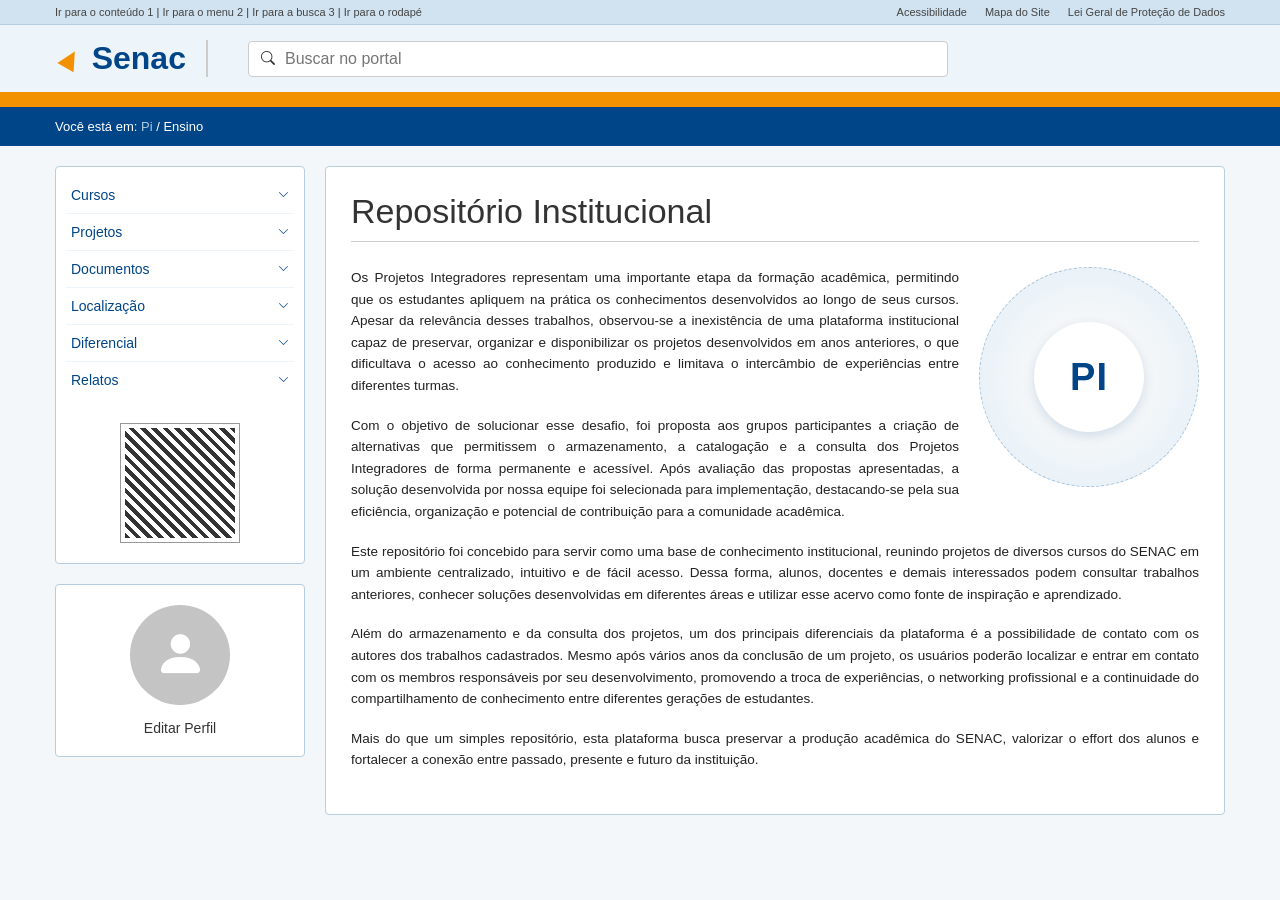
<file: repositorio/repositorio.html>
<!DOCTYPE html>
<html lang="pt-BR">
<head>
    <meta charset="UTF-8">
    <meta name="viewport" content="width=device-width, initial-scale=1.0">
    <title>Senac - Repositório Institucional</title>
    <link rel="stylesheet" href="https://cdn.jsdelivr.net/npm/bootstrap-icons@1.11.3/font/bootstrap-icons.min.css">
    <link rel="stylesheet" href="repositorio.css">
</head>
<body>

    <div class="top-accessibility">
        <div class="container-top">
            <div class="links-left">
                <a href="#">Ir para o conteúdo 1</a> | 
                <a href="#">Ir para o menu 2</a> | 
                <a href="#">Ir para a busca 3</a> | 
                <a href="#">Ir para o rodapé</a>
            </div>
            <div class="links-right">
                <a href="#">Acessibilidade</a>
                <a href="#">Mapa do Site</a>
                <a href="#">Lei Geral de Proteção de Dados</a>
            </div>
        </div>
    </div>

    <header class="main-header">
        <div class="header-container">
            
            <div class="logo-area">
                <span class="logo-orange">▲</span>
                <span class="logo-text">Senac</span>
            </div>
            
            <div class="search-bar">
                <i class="bi bi-search search-icon"></i>
                <input type="text" placeholder="Buscar no portal">
            </div>

        </div>
    </header>

    <div class="orange-bar"></div>

    <nav class="breadcrumb">
        <div class="container">
            Você está em: <a href="#">Pi</a> / <span>Ensino</span>
        </div>
    </nav>

    <main class="main-content container">
        
        <aside class="sidebar-container">
            
            <div class="sidebar-box">
                <ul class="menu-list">
                    <li>Cursos <i class="bi bi-chevron-down arrow"></i></li>
                    <li>Projetos <i class="bi bi-chevron-down arrow"></i></li>
                    <li>Documentos <i class="bi bi-chevron-down arrow"></i></li>
                    <li>Localização <i class="bi bi-chevron-down arrow"></i></li>
                    
                    <li><a href="contatos.html" class="menu-link">Diferencial <i class="bi bi-chevron-down arrow"></i></a></li>
                    
                    <li><a href="relatos.html" class="menu-link">Relatos <i class="bi bi-chevron-down arrow"></i></a></li>
                </ul>
                
                <div class="qrcode-container">
                    <div class="mock-qrcode">
                        <div class="qr-block"></div>
                    </div>
                </div>
            </div>

            <div class="profile-card">
                <div class="profile-avatar">
                    <i class="bi bi-person-fill"></i>
                </div>
                <a href="#" class="btn-edit-profile">Editar Perfil</a>
            </div>

        </aside>

        <section class="content-section">
            <h2>Repositório Institucional</h2>
            
            <div class="repo-text-container">
                
                <div class="pi-illustration-float">
                    <div class="pi-circle-logo">
                        <span>PI</span>
                    </div>
                </div>

                <p>Os Projetos Integradores representam uma importante etapa da formação acadêmica, permitindo que os estudantes apliquem na prática os conhecimentos desenvolvidos ao longo de seus cursos. Apesar da relevância desses trabalhos, observou-se a inexistência de uma plataforma institucional capaz de preservar, organizar e disponibilizar os projetos desenvolvidos em anos anteriores, o que dificultava o acesso ao conhecimento produzido e limitava o intercâmbio de experiências entre diferentes turmas.</p>

                <p>Com o objetivo de solucionar esse desafio, foi proposta aos grupos participantes a criação de alternativas que permitissem o armazenamento, a catalogação e a consulta dos Projetos Integradores de forma permanente e acessível. Após avaliação das propostas apresentadas, a solução desenvolvida por nossa equipe foi selecionada para implementação, destacando-se pela sua eficiência, organização e potencial de contribuição para a comunidade acadêmica.</p>

                <p>Este repositório foi concebido para servir como uma base de conhecimento institucional, reunindo projetos de diversos cursos do SENAC em um ambiente centralizado, intuitivo e de fácil acesso. Dessa forma, alunos, docentes e demais interessados podem consultar trabalhos anteriores, conhecer soluções desenvolvidas em diferentes áreas e utilizar esse acervo como fonte de inspiração e aprendizado.</p>

                <p>Além do armazenamento e da consulta dos projetos, um dos principais diferenciais da plataforma é a possibilidade de contato com os autores dos trabalhos cadastrados. Mesmo após vários anos da conclusão de um projeto, os usuários poderão localizar e entrar em contato com os membros responsáveis por seu desenvolvimento, promovendo a troca de experiências, o networking profissional e a continuidade do compartilhamento de conhecimento entre diferentes gerações de estudantes.</p>

                <p>Mais do que um simples repositório, esta plataforma busca preservar a produção acadêmica do SENAC, valorizar o effort dos alunos e fortalecer a conexão entre passado, presente e futuro da instituição.</p>
            </div>
        </section>

    </main>

</body>
</html>
</file>
<file: barbearia/style.css>
:root {
    --ink: #171411;
    --ink-soft: #29231e;
    --cream: #f5f0e8;
    --paper: #fffdf9;
    --copper: #d78b4d;
    --copper-dark: #a96332;
    --muted: #756b61;
    --line: #e6ddd2;
    --serif: "Playfair Display", Georgia, serif;
    --sans: "DM Sans", Arial, sans-serif;
}

* {
    box-sizing: border-box;
    margin: 0;
    padding: 0;
}

html {
    scroll-behavior: smooth;
    scroll-padding-top: 88px;
}

body {
    background: var(--paper);
    color: var(--ink);
    font-family: var(--sans);
    -webkit-font-smoothing: antialiased;
}

a {
    color: inherit;
    text-decoration: none;
}

.site-header {
    align-items: center;
    background: var(--ink);
    color: #fff;
    display: flex;
    justify-content: space-between;
    min-height: 82px;
    padding: 0 clamp(22px, 7vw, 112px);
    position: relative;
    z-index: 5;
}

.brand {
    align-items: center;
    display: inline-flex;
    font-size: 13px;
    font-weight: 700;
    gap: 10px;
    letter-spacing: 0.2em;
    white-space: nowrap;
}

.brand-mark {
    align-items: center;
    background: var(--copper);
    border-radius: 50%;
    color: var(--ink);
    display: inline-flex;
    font-family: var(--serif);
    font-size: 24px;
    height: 39px;
    justify-content: center;
    letter-spacing: 0;
    width: 39px;
}

.main-nav {
    align-items: center;
    display: flex;
    gap: clamp(18px, 3vw, 42px);
}

.main-nav a {
    color: #d6cec5;
    font-size: 13px;
    transition: color 0.2s ease;
}

.main-nav a:hover,
.main-nav a:focus-visible {
    color: var(--copper);
}

.header-login {
    border: 1px solid rgba(215, 139, 77, 0.7);
    border-radius: 3px;
    color: #f4e8dc;
    font-size: 12px;
    padding: 11px 15px;
    transition: background 0.2s ease, color 0.2s ease;
}

.header-login i {
    margin-right: 6px;
}

.header-login:hover {
    background: var(--copper);
    color: var(--ink);
}

/* HERO */
.hero {
    align-items: center;
    background-image: url("https://images.unsplash.com/photo-1503951914875-452162b0f3f1?auto=format&fit=crop&w=2200&q=90");
    background-position: center 44%;
    background-size: cover;
    color: white;
    display: flex;
    min-height: min(690px, calc(100vh - 82px));
    overflow: hidden;
    padding: 100px clamp(24px, 10vw, 160px);
    position: relative;
}

.hero-shade {
    background: linear-gradient(90deg, rgba(15, 13, 11, 0.93) 0%, rgba(15, 13, 11, 0.76) 43%, rgba(15, 13, 11, 0.12) 100%);
    inset: 0;
    position: absolute;
}

.hero-content {
    max-width: 650px;
    position: relative;
    z-index: 1;
}

.eyebrow,
.section-kicker {
    color: var(--copper-dark);
    display: inline-block;
    font-size: 10px;
    font-weight: 700;
    letter-spacing: 0.22em;
}

.hero .eyebrow {
    color: #e3ad7d;
    margin-bottom: 24px;
}

.eyebrow span {
    background: var(--copper);
    display: inline-block;
    height: 2px;
    margin: 0 9px 3px 0;
    width: 27px;
}

.hero h1,
.intro h2,
.benefits h2,
.section-heading h2 {
    font-family: var(--serif);
    font-weight: 500;
    letter-spacing: -0.035em;
}

.hero h1 {
    font-size: clamp(43px, 6.2vw, 76px);
    line-height: 1.08;
    margin-bottom: 22px;
}

.hero h1 em,
.intro h2 em,
.benefits h2 em {
    color: #e2a16a;
    font-style: normal;
}

.hero-content > p {
    color: #e0d8d0;
    font-size: 15px;
    line-height: 1.8;
    max-width: 470px;
}

.hero-actions {
    align-items: center;
    display: flex;
    flex-wrap: wrap;
    gap: 13px;
    margin-top: 34px;
}

.button {
    align-items: center;
    display: inline-flex;
    font-size: 12px;
    font-weight: 700;
    gap: 12px;
    justify-content: center;
    letter-spacing: 0.03em;
    min-height: 48px;
    padding: 0 20px;
    transition: transform 0.2s ease, background 0.2s ease;
}

.button:hover {
    transform: translateY(-2px);
}

.button-primary {
    background: var(--copper);
    color: #1d1712;
}

.button-primary:hover {
    background: #e5a66f;
}

.button-ghost {
    border: 1px solid rgba(255, 255, 255, 0.45);
    color: white;
}

.button-ghost:hover {
    background: rgba(255, 255, 255, 0.1);
}

.scroll-cue {
    align-items: center;
    bottom: 29px;
    color: #dfd4ca;
    display: flex;
    font-size: 10px;
    gap: 10px;
    letter-spacing: 0.12em;
    position: absolute;
    right: clamp(24px, 7vw, 112px);
    text-transform: uppercase;
    z-index: 1;
}

.scroll-cue span {
    background: var(--copper);
    height: 1px;
    width: 28px;
}

/* SOBRE */
.section-wrap {
    margin: 0 auto;
    max-width: 1200px;
    padding-left: 28px;
    padding-right: 28px;
}

.intro {
    align-items: center;
    display: grid;
    gap: clamp(45px, 8vw, 115px);
    grid-template-columns: 1fr 0.95fr;
    padding-bottom: 112px;
    padding-top: 112px;
}

.intro-image {
    min-height: 470px;
    position: relative;
}

.intro-image img,
.benefits-image img {
    display: block;
    height: 100%;
    object-fit: cover;
    width: 100%;
}

.intro-image img {
    min-height: 470px;
}

.image-stamp {
    background: var(--copper);
    bottom: -24px;
    color: var(--ink);
    display: flex;
    flex-direction: column;
    left: -22px;
    padding: 18px 24px;
    position: absolute;
}

.image-stamp strong {
    font-family: var(--serif);
    font-size: 21px;
    font-weight: 600;
}

.image-stamp span {
    font-size: 10px;
    letter-spacing: 0.12em;
    margin-top: 3px;
    text-transform: uppercase;
}

.intro-copy {
    padding: 8px 0;
}

.intro h2,
.benefits h2 {
    font-size: clamp(36px, 4.2vw, 53px);
    line-height: 1.15;
    margin: 17px 0 22px;
}

.intro h2 em,
.benefits h2 em {
    color: var(--copper-dark);
}

.intro-copy p {
    color: var(--muted);
    font-size: 14px;
    line-height: 1.9;
    margin-top: 14px;
}

.intro-copy p.lead {
    color: #41372f;
    font-size: 16px;
    font-weight: 600;
}

blockquote {
    border-left: 2px solid var(--copper);
    margin-top: 30px;
    padding: 3px 0 3px 19px;
}

blockquote .quote-mark {
    color: var(--copper-dark);
    font-family: var(--serif);
    font-size: 35px;
    line-height: 0.8;
}

blockquote p {
    color: var(--ink-soft) !important;
    font-family: var(--serif);
    font-size: 17px !important;
    font-style: italic;
    margin-top: 5px !important;
}

/* SERVIÇOS */
.services-section {
    background: var(--cream);
    padding: 92px 0 100px;
}

.section-heading {
    margin: 0 auto 42px;
    max-width: 620px;
    text-align: center;
}

.section-heading h2 {
    color: var(--ink);
    font-size: clamp(36px, 4vw, 48px);
    margin: 12px 0 9px;
}

.section-heading p {
    color: var(--muted);
    font-size: 14px;
}

.service-grid {
    display: grid;
    gap: 18px;
    grid-template-columns: repeat(3, 1fr);
}

.service-card {
    background: var(--paper);
    border: 1px solid #ebe2d8;
    min-height: 225px;
    padding: 31px 28px;
    transition: border-color 0.2s ease, transform 0.2s ease;
}

.service-card:hover {
    border-color: var(--copper);
    transform: translateY(-4px);
}

.service-icon {
    align-items: center;
    background: #f2e2d2;
    border-radius: 50%;
    color: var(--copper-dark);
    display: flex;
    font-size: 22px;
    height: 50px;
    justify-content: center;
    margin-bottom: 22px;
    width: 50px;
}

.service-card h3 {
    color: var(--ink);
    font-family: var(--serif);
    font-size: 22px;
    font-weight: 600;
    margin-bottom: 9px;
}

.service-card p {
    color: var(--muted);
    font-size: 13px;
    line-height: 1.75;
}

/* BENEFÍCIOS */
.benefits {
    align-items: center;
    display: grid;
    gap: clamp(42px, 7vw, 100px);
    grid-template-columns: 1fr 0.9fr;
    padding-bottom: 112px;
    padding-top: 112px;
}

.benefits-copy > p {
    color: var(--muted);
    font-size: 14px;
    line-height: 1.85;
    max-width: 520px;
}

.benefit-list {
    display: grid;
    gap: 20px;
    list-style: none;
    margin-top: 31px;
}

.benefit-list li {
    align-items: flex-start;
    display: flex;
    gap: 13px;
}

.benefit-list li > i {
    color: var(--copper-dark);
    font-size: 17px;
    margin-top: 2px;
}

.benefit-list strong,
.benefit-list small {
    display: block;
}

.benefit-list strong {
    color: var(--ink-soft);
    font-size: 13px;
    margin-bottom: 4px;
}

.benefit-list small {
    color: var(--muted);
    font-size: 12px;
    line-height: 1.5;
}

.benefits-image {
    height: 510px;
    position: relative;
}

.benefits-image::after {
    border: 1px solid var(--copper);
    content: "";
    inset: 14px -14px -14px 14px;
    pointer-events: none;
    position: absolute;
}

.vertical-note {
    background: var(--ink);
    bottom: 25px;
    color: #f2dfce;
    font-size: 9px;
    letter-spacing: 0.2em;
    padding: 13px 16px;
    position: absolute;
    right: -14px;
    transform: rotate(-90deg) translateX(100%);
    transform-origin: bottom right;
}

/* RODAPÉ */
.site-footer {
    align-items: center;
    background: var(--ink);
    color: #d5c9be;
    display: flex;
    justify-content: space-between;
    min-height: 100px;
    padding: 22px clamp(22px, 7vw, 112px);
}

.footer-brand {
    color: white;
}

.site-footer > p {
    color: #a99c90;
    font-size: 12px;
}

.logout-button {
    background: transparent;
    border: 1px solid #65574b;
    border-radius: 3px;
    color: #eadfd5;
    cursor: pointer;
    font-family: var(--sans);
    font-size: 12px;
    padding: 10px 14px;
    transition: border-color 0.2s ease, color 0.2s ease;
}

.logout-button:hover {
    border-color: var(--copper);
    color: var(--copper);
}

.logout-button i {
    margin-right: 6px;
}

/* RESPONSIVO */
@media (max-width: 850px) {
    .site-header {
        flex-wrap: wrap;
        gap: 17px;
        padding-bottom: 17px;
        padding-top: 17px;
    }

    .main-nav {
        gap: 20px;
        order: 3;
        width: 100%;
    }

    .intro,
    .benefits {
        gap: 48px;
        grid-template-columns: 1fr 1fr;
        padding-bottom: 80px;
        padding-top: 80px;
    }

    .intro-image,
    .intro-image img {
        min-height: 390px;
    }

    .benefits-image {
        height: 420px;
    }
}

@media (max-width: 620px) {
    html {
        scroll-padding-top: 130px;
    }

    .site-header {
        padding-left: 20px;
        padding-right: 20px;
    }

    .main-nav {
        flex-wrap: wrap;
        gap: 13px 20px;
    }

    .main-nav a {
        font-size: 12px;
    }

    .header-login {
        font-size: 11px;
        padding: 9px 11px;
    }

    .hero {
        min-height: 620px;
        padding: 80px 25px;
    }

    .hero-shade {
        background: linear-gradient(90deg, rgba(15, 13, 11, 0.92), rgba(15, 13, 11, 0.58));
    }

    .hero h1 {
        font-size: 46px;
    }

    .hero-content > p {
        font-size: 14px;
    }

    .scroll-cue {
        bottom: 20px;
        left: 25px;
        right: auto;
    }

    .intro,
    .benefits {
        grid-template-columns: 1fr;
        padding-bottom: 72px;
        padding-top: 72px;
    }

    .intro-image,
    .intro-image img {
        min-height: 360px;
    }

    .image-stamp {
        left: -8px;
    }

    .services-section {
        padding: 72px 0;
    }

    .service-grid {
        grid-template-columns: 1fr;
    }

    .service-card {
        min-height: 0;
    }

    .benefits-image {
        height: 370px;
        margin-right: 12px;
    }

    .site-footer {
        align-items: flex-start;
        flex-direction: column;
        gap: 17px;
        padding: 30px 24px;
    }
}
</file>
<file: cadastro/cadastro.css>
/* ==================== CONFIGURAÇÕES GERAIS ==================== */
* {
    margin: 0;
    padding: 0;
    box-sizing: border-box;
    font-family: Arial, sans-serif;
}

body {
    background-color: #f4f7f9;
    color: #333;
    display: flex;
    flex-direction: column;
    min-height: 100vh;
}

/* ==================== ESTILIZAÇÃO DO HEADER ==================== */
.main-header {
    background-color: #eef5fa;
    padding: 15px 0;
    border-bottom: 1px solid #d1e3f0;
}

.header-container {
    max-width: 1200px;
    margin: 0 auto;
    display: flex;
    align-items: center;
    padding: 0 20px;
}

.logo-area {
    display: flex;
    align-items: center;
    font-size: 32px;
    font-weight: bold;
    color: #004587;
    margin-right: 40px;
    border-right: 2px solid #ccc;
    padding-right: 20px;
}

.logo-orange {
    color: #f39200;
    margin-right: 5px;
    transform: rotate(30deg);
}

.search-bar {
    flex-grow: 1;
    display: flex;
    align-items: center;
    background-color: #fff;
    border: 1px solid #ccc;
    border-radius: 4px;
    padding: 8px 12px;
    max-width: 700px;
}

.search-icon {
    color: #333;
    font-size: 18px;
    margin-right: 10px;
}

.search-bar input {
    border: none;
    outline: none;
    width: 100%;
    font-size: 16px;
}

.orange-bar {
    height: 15px;
    background-color: #f39200;
}

/* ==================== GRID DO CARD CENTRAL ==================== */
.page-container {
    flex: 1;
    display: flex;
    justify-content: center;
    align-items: center;
    padding: 40px 20px;
}

.login-card {
    background-color: #ffffff;
    width: 100%;
    max-width: 850px;
    border: 1px solid #b6cedf;
    border-radius: 4px;
    box-shadow: 0 4px 10px rgba(0, 0, 0, 0.05);
    overflow: hidden;
}

.card-breadcrumb {
    background-color: #004587;
    color: #fff;
    padding: 10px 20px;
    font-size: 13px;
}

.card-breadcrumb span {
    color: #b0cbe3;
}

.card-breadcrumb span.active {
    color: #fff;
    font-weight: bold;
}

.card-body {
    display: grid;
    grid-template-columns: 1fr 1fr;
    padding: 40px;
    gap: 20px;
}

/* ==================== COLUNA ESQUERDA (ILUSTRAÇÃO) ==================== */
.column-left {
    display: flex;
    flex-direction: column;
    align-items: center;
    justify-content: space-between;
}

.pi-illustration-wrapper {
    width: 220px;
    height: 220px;
    border-radius: 50%;
    background: radial-gradient(circle, #f4f7f9 40%, #e0edf7 100%);
    display: flex;
    justify-content: center;
    align-items: center;
    border: 1px dashed #a4c2db;
}

.pi-circle-logo {
    width: 110px;
    height: 110px;
    background-color: #ffffff;
    border-radius: 50%;
    display: flex;
    justify-content: center;
    align-items: center;
    box-shadow: 0 4px 12px rgba(0, 69, 135, 0.15);
}

.pi-circle-logo span {
    font-size: 38px;
    font-weight: bold;
    color: #004587;
    letter-spacing: 1px;
}

.app-access {
    align-self: flex-end;
    display: flex;
    flex-direction: column;
    align-items: center;
    font-size: 11px;
    color: #555;
    margin-top: 20px;
}

.mock-qr-code {
    width: 60px;
    height: 60px;
    border: 1px solid #999;
    padding: 3px;
    background-color: #fff;
    margin-top: 5px;
}

.qr-pattern {
    width: 100%;
    height: 100%;
    background: repeating-linear-gradient(45deg, #333, #333 4px, #fff 4px, #fff 8px);
}

/* ==================== COLUNA DIREITA (FORMULÁRIO) ==================== */
.column-right {
    display: flex;
    flex-direction: column;
    justify-content: center;
    padding-left: 20px;
}

.column-right h2 {
    text-align: center;
    font-size: 32px;
    color: #333;
    font-weight: normal;
    margin-bottom: 25px;
}

.input-group {
    margin-bottom: 15px;
}

.input-group input {
    width: 100%;
    padding: 12px 15px;
    border: 1px solid #999;
    border-radius: 4px;
    font-size: 15px;
    outline: none;
}

.form-options {
    display: flex;
    justify-content: space-between;
    align-items: center;
    font-size: 13px;
    margin-bottom: 25px;
}

.remember-me {
    display: flex;
    align-items: center;
    gap: 5px;
    cursor: pointer;
}

.forgot-password {
    color: #004587;
    text-decoration: none;
}

.btn-submit-link {
    display: block;
    width: 100%;
    background-color: #004587;
    color: white;
    border: none;
    padding: 12px;
    font-size: 24px;
    border-radius: 4px;
    text-align: center;
    text-decoration: none;
    transition: background-color 0.2s;
}

.btn-submit-link:hover {
    background-color: #003366;
}

.card-footer-text {
    text-align: center;
    margin-top: 20px;
    font-size: 15px;
}

.card-footer-text a {
    color: #004587;
    text-decoration: none;
    font-weight: bold;
}

.card-footer-text a:hover {
    text-decoration: underline;
}

/* ==================== RODAPÉ DA PÁGINA ==================== */
.page-footer {
    text-align: center;
    font-size: 12px;
    color: #555;
    padding: 15px 0;
    border-top: 1px solid #ccc;
    background-color: #fff;
}

/* RESPONSIVIDADE */
@media (max-width: 768px) {
    .card-body { grid-template-columns: 1fr; padding: 20px; }
    .column-left { margin-bottom: 30px; }
    .app-access { align-self: center; }
    .column-right { padding-left: 0; }
}
</file>
<file: contatos/contatos.css>
/* ==================== CONFIGURAÇÃO PADRÃO ==================== */
* {
    margin: 0;
    padding: 0;
    box-sizing: border-box;
    font-family: Arial, sans-serif;
}

body {
    background-color: #f4f7f9;
    color: #333;
}

.container {
    max-width: 1200px;
    margin: 0 auto;
    padding: 0 15px;
}

/* ==================== TOP BAR ACESSIBILIDADE ==================== */
.top-accessibility {
    background-color: #d1e3f0;
    font-size: 11px;
    padding: 6px 0;
    border-bottom: 1px solid #b6cedf;
}

.container-top {
    max-width: 1200px;
    margin: 0 auto;
    display: flex;
    justify-content: space-between;
    padding: 0 15px;
}

.top-accessibility a {
    text-decoration: none;
    color: #444;
}

.links-right a {
    margin-left: 15px;
}

/* ==================== HEADER PRINCIPAL ==================== */
.main-header {
    background-color: #eef5fa;
    padding: 15px 0;
}

.header-container {
    max-width: 1200px;
    margin: 0 auto;
    display: flex;
    align-items: center;
    padding: 0 15px;
}

.logo-area {
    display: flex;
    align-items: center;
    font-size: 32px;
    font-weight: bold;
    color: #004587;
    margin-right: 40px;
    border-right: 2px solid #ccc;
    padding-right: 20px;
}

.logo-orange {
    color: #f39200;
    margin-right: 5px;
    transform: rotate(30deg);
}

.search-bar {
    flex-grow: 1;
    display: flex;
    align-items: center;
    background-color: #fff;
    border: 1px solid #ccc;
    border-radius: 4px;
    padding: 8px 12px;
    max-width: 700px;
}

.search-icon {
    color: #333;
    margin-right: 10px;
    font-size: 14px;
}

.search-bar input {
    border: none;
    outline: none;
    width: 100%;
    font-size: 16px;
}

.orange-bar {
    height: 15px;
    background-color: #f39200;
}

/* ==================== BREADCRUMB ==================== */
.breadcrumb {
    background-color: #004587;
    color: #fff;
    padding: 12px 0;
    font-size: 13px;
}

.breadcrumb a {
    color: #b0cbe3;
    text-decoration: none;
}

/* ==================== GRID DE LAYOUT INTERNO ==================== */
.main-content {
    display: grid;
    grid-template-columns: 250px 1fr;
    gap: 20px;
    margin-top: 20px;
    margin-bottom: 40px;
}

.sidebar-container {
    display: flex;
    flex-direction: column;
    gap: 20px;
    align-self: start;
}

.sidebar-box {
    background-color: #fff;
    border: 1px solid #b6cedf;
    border-radius: 4px;
    padding: 10px;
}

.menu-list {
    list-style: none;
}

.menu-list li {
    padding: 10px 5px;
    border-bottom: 1px solid #eef5fa;
    font-size: 14px;
    color: #004587;
    display: flex;
    justify-content: space-between;
    align-items: center;
}

.menu-list li:last-child {
    border-bottom: none;
}

/* Destaque para o item selecionado */
.menu-list li.active-item {
    font-weight: bold;
}

.menu-link {
    text-decoration: none;
    color: #004587;
    display: flex;
    justify-content: space-between;
    align-items: center;
    width: 100%;
}

.menu-list .arrow {
    font-size: 11px;
    color: #004587;
}

/* QR Code */
.qrcode-container {
    margin-top: 25px;
    display: flex;
    justify-content: center;
    padding-bottom: 10px;
}

.mock-qrcode {
    width: 120px;
    height: 120px;
    border: 1px solid #999;
    padding: 4px;
    background-color: #fff;
}

.qr-block {
    width: 100%;
    height: 100%;
    background: repeating-linear-gradient(45deg, #333, #333 4px, #fff 4px, #fff 8px);
}

/* Card Editar Perfil */
.profile-card {
    background-color: #fff;
    border: 1px solid #b6cedf;
    border-radius: 4px;
    padding: 20px 10px;
    display: flex;
    flex-direction: column;
    align-items: center;
    gap: 15px;
}

.profile-avatar {
    width: 100px;
    height: 100px;
    background-color: #c4c4c4;
    border-radius: 50%;
    display: flex;
    align-items: center;
    justify-content: center;
    font-size: 52px;
    color: #fff;
}

.btn-edit-profile {
    color: #333;
    font-size: 14px;
    text-decoration: none;
}

.btn-edit-profile:hover {
    text-decoration: underline;
}

/* ==================== BOX DE CONTEÚDO (GRID DE CONTATOS) ==================== */
.content-section {
    background-color: #fff;
    border: 1px solid #b6cedf;
    border-radius: 4px;
    padding: 25px;
}

.content-section h2 {
    color: #333;
    font-size: 34px;
    font-weight: normal;
    border-bottom: 1px solid #ccc;
    padding-bottom: 10px;
    margin-bottom: 25px;
}

/* Criação das 3 colunas de contatos conforme o print */
.contacts-grid {
    display: grid;
    grid-template-columns: repeat(3, 1fr);
    gap: 40px 20px;
    padding-top: 10px;
}

.contact-item {
    display: flex;
    flex-direction: column;
    align-items: center;
    gap: 12px;
}

.member-avatar {
    width: 110px;
    height: 110px;
    background-color: #c4c4c4;
    border-radius: 50%;
    display: flex;
    align-items: center;
    justify-content: center;
    font-size: 58px;
    color: #fff;
    box-shadow: inset 0 2px 4px rgba(0,0,0,0.1);
}

/* Botão Azul Claro "Contato" */
.btn-contact {
    display: block;
    width: 100%;
    max-width: 160px;
    background-color: #9cd2ff;
    color: #fff;
    text-align: center;
    padding: 8px 0;
    font-size: 20px;
    text-decoration: none;
    border-radius: 2px;
    transition: background-color 0.2s;
}

.btn-contact:hover {
    background-color: #7bbaff;
}

/* ==================== RESPONSIVIDADE ==================== */
@media (max-width: 900px) {
    .contacts-grid {
        grid-template-columns: repeat(2, 1fr);
    }
}

@media (max-width: 768px) {
    .main-content {
        grid-template-columns: 1fr;
    }
    .sidebar-container {
        flex-direction: row;
    }
    .sidebar-box, .profile-card {
        flex: 1;
    }
    .contacts-grid {
        grid-template-columns: 1fr;
    }
}
</file>
<file: criacao-pi/criacao-pi.css>
/* ==================== CONFIGURAÇÃO PADRÃO ==================== */
* {
    margin: 0;
    padding: 0;
    box-sizing: border-box;
    font-family: Arial, sans-serif;
}

body {
    background-color: #f4f7f9;
    color: #333;
}

.container {
    max-width: 1200px;
    margin: 0 auto;
    padding: 0 15px;
}

/* ==================== TOP BAR ACESSIBILIDADE ==================== */
.top-accessibility {
    background-color: #d1e3f0;
    font-size: 11px;
    padding: 6px 0;
    border-bottom: 1px solid #b6cedf;
}

.container-top {
    max-width: 1200px;
    margin: 0 auto;
    display: flex;
    justify-content: space-between;
    padding: 0 15px;
}

.top-accessibility a {
    text-decoration: none;
    color: #444;
}

/* ==================== HEADER PRINCIPAL ==================== */
.main-header {
    background-color: #eef5fa;
    padding: 15px 0;
}

.header-container {
    max-width: 1200px;
    margin: 0 auto;
    display: flex;
    align-items: center;
    padding: 0 15px;
}

.logo-area {
    display: flex;
    align-items: center;
    font-size: 32px;
    font-weight: bold;
    color: #004587;
    margin-right: 40px;
    border-right: 2px solid #ccc;
    padding-right: 20px;
}

.logo-orange {
    color: #f39200;
    margin-right: 5px;
    transform: rotate(30deg);
}

.search-bar {
    flex-grow: 1;
    display: flex;
    align-items: center;
    background-color: #fff;
    border: 1px solid #ccc;
    border-radius: 4px;
    padding: 8px 12px;
    max-width: 700px;
}

.search-icon {
    color: #333;
    margin-right: 10px;
}

.search-bar input {
    border: none;
    outline: none;
    width: 100%;
    font-size: 16px;
}

.orange-bar {
    height: 15px;
    background-color: #f39200;
}

/* ==================== BREADCRUMB CUSTOMIZADO ==================== */
.breadcrumb {
    background-color: #004587;
    color: #fff;
    padding: 12px 0;
    font-size: 13px;
}

.breadcrumb a {
    color: #b0cbe3;
    text-decoration: none;
}

.breadcrumb .active-crumb {
    font-weight: bold;
}

/* ==================== AREA CENTRAL DO CONTEÚDO ==================== */
.main-content {
    margin-top: 20px;
    margin-bottom: 40px;
}

.form-container-pi {
    background-color: #fff;
    border: 1px solid #b6cedf;
    border-radius: 4px;
    padding: 30px;
}

.pi-layout-grid {
    display: grid;
    grid-template-columns: 280px 1fr;
    gap: 30px;
}

/* Coluna esquerda com a Ilustração */
.illustration-side {
    display: flex;
    flex-direction: column;
    align-items: center;
}

.illustration-side h2 {
    font-size: 38px;
    font-weight: normal;
    color: #000;
    margin-bottom: 25px;
    align-self: flex-start;
}

.pi-circle-illustration {
    width: 220px;
    height: 220px;
    border-radius: 50%;
    background: radial-gradient(circle, #f4f7f9 40%, #e0edf7 100%);
    display: flex;
    justify-content: center;
    align-items: center;
    border: 1px dashed #a4c2db;
}

.pi-inner-badge {
    width: 110px;
    height: 110px;
    background-color: #ffffff;
    border-radius: 50%;
    display: flex;
    justify-content: center;
    align-items: center;
    box-shadow: 0 4px 12px rgba(0, 69, 135, 0.15);
}

.pi-inner-badge span {
    font-size: 38px;
    font-weight: bold;
    color: #004587;
    letter-spacing: 1px;
}

/* Coluna direita com os Inputs */
.fields-side {
    display: flex;
    flex-direction: column;
}

.input-block {
    display: flex;
    flex-direction: column;
    gap: 4px;
    margin-bottom: 15px;
}

.input-block label {
    font-size: 15px;
    color: #000;
}

.input-block input, .input-block textarea {
    width: 100%;
    padding: 10px;
    border: 1px solid #004587;
    border-radius: 6px;
    font-size: 15px;
    outline: none;
}

.input-block textarea {
    resize: vertical;
}

/* Flexbox Inferior da Criação de PI */
.form-footer-flex {
    display: flex;
    justify-content: space-between;
    gap: 20px;
    margin-top: 15px;
    margin-bottom: 25px;
}

.upload-controls-column {
    display: flex;
    flex-direction: column;
    gap: 25px;
    flex-grow: 1;
}

.action-row-group {
    display: flex;
    align-items: center;
    gap: 20px;
}

/* Previews Redondos de Membros */
.avatar-previews {
    display: flex;
    gap: 12px;
}

.mini-avatar {
    width: 50px;
    height: 50px;
    background-color: #c4c4c4;
    border-radius: 50%;
    display: flex;
    align-items: center;
    justify-content: center;
    font-size: 26px;
    color: #fff;
}

/* Previews de Arquivos de Documentos */
.doc-previews {
    display: flex;
    gap: 12px;
}

.mini-doc {
    width: 50px;
    height: 55px;
    display: flex;
    align-items: center;
    justify-content: center;
}

.mini-doc i {
    font-size: 48px;
    color: #888888;
}

/* Botões brancos "+ Adicionar" contornados */
.btn-add-action {
    background-color: #fff;
    color: #000;
    border: 1px solid #004587;
    padding: 6px 16px;
    font-size: 14px;
    border-radius: 6px;
    cursor: pointer;
    font-weight: normal;
}

.btn-add-action:hover {
    background-color: #eef5fa;
}

/* ==================== CAIXA DE BUSCA DOS PROFESSORES ==================== */
.advisor-search-box {
    width: 300px;
    border: 1px solid #004587;
    border-radius: 4px;
    background-color: #fff;
    display: flex;
    flex-direction: column;
}

.advisor-search-header {
    display: flex;
    align-items: center;
    padding: 8px 12px;
    border-bottom: 1px solid #004587;
    gap: 8px;
}

.advisor-search-header i {
    color: #333;
    font-size: 16px;
}

.advisor-search-header input {
    border: none;
    outline: none;
    width: 100%;
    font-size: 13px;
}

.advisor-list-results {
    max-height: 140px;
    overflow-y: auto;
    padding: 5px 0;
}

.advisor-item {
    display: flex;
    align-items: center;
    gap: 10px;
    padding: 8px 12px;
    font-size: 13px;
    color: #555;
}

.advisor-avatar {
    width: 32px;
    height: 32px;
    background-color: #c4c4c4;
    border-radius: 50%;
    display: flex;
    align-items: center;
    justify-content: center;
    font-size: 18px;
    color: #fff;
}

/* ==================== BOTÃO PRINCIPAL DE ENVIO ==================== */
.submit-area {
    display: flex;
    justify-content: center;
    margin-top: 10px;
}

.btn-submit-project {
    background-color: #004587;
    color: white;
    border: none;
    padding: 10px 45px;
    font-size: 24px;
    border-radius: 12px;
    cursor: pointer;
}

.btn-submit-project:hover {
    background-color: #003366;
}

/* RESPONSIVIDADE */
@media (max-width: 900px) {
    .form-footer-flex { flex-direction: column; }
    .advisor-search-box { width: 100%; }
}

@media (max-width: 768px) {
    .pi-layout-grid { grid-template-columns: 1fr; }
    .action-row-group { flex-direction: column; align-items: flex-start; gap: 10px; }
}
</file>
<file: documentos/documentos.css>
/* ==================== CONFIGURAÇÃO PADRÃO ==================== */
* {
    margin: 0;
    padding: 0;
    box-sizing: border-box;
    font-family: Arial, sans-serif;
}

body {
    background-color: #f4f7f9;
    color: #333;
}

.container {
    max-width: 1200px;
    margin: 0 auto;
    padding: 0 15px;
}

/* ==================== TOP BAR ACESSIBILIDADE ==================== */
.top-accessibility {
    background-color: #d1e3f0;
    font-size: 11px;
    padding: 6px 0;
    border-bottom: 1px solid #b6cedf;
}

.container-top {
    max-width: 1200px;
    margin: 0 auto;
    display: flex;
    justify-content: space-between;
    padding: 0 15px;
}

.top-accessibility a {
    text-decoration: none;
    color: #444;
}

.links-right a {
    margin-left: 15px;
}

/* ==================== HEADER PRINCIPAL ==================== */
.main-header {
    background-color: #eef5fa;
    padding: 15px 0;
}

.header-container {
    max-width: 1200px;
    margin: 0 auto;
    display: flex;
    align-items: center;
    padding: 0 15px;
}

.logo-area {
    display: flex;
    align-items: center;
    font-size: 32px;
    font-weight: bold;
    color: #004587;
    margin-right: 40px;
    border-right: 2px solid #ccc;
    padding-right: 20px;
}

.logo-orange {
    color: #f39200;
    margin-right: 5px;
    transform: rotate(30deg);
}

.search-bar {
    flex-grow: 1;
    display: flex;
    align-items: center;
    background-color: #fff;
    border: 1px solid #ccc;
    border-radius: 4px;
    padding: 8px 12px;
    max-width: 700px;
}

.search-icon {
    color: #333;
    margin-right: 10px;
    font-size: 14px;
}

.search-bar input {
    border: none;
    outline: none;
    width: 100%;
    font-size: 16px;
}

.orange-bar {
    height: 15px;
    background-color: #f39200;
}

/* ==================== BREADCRUMB ==================== */
.breadcrumb {
    background-color: #004587;
    color: #fff;
    padding: 12px 0;
    font-size: 13px;
}

.breadcrumb a {
    color: #b0cbe3;
    text-decoration: none;
}

/* ==================== GRID DE LAYOUT INTERNO ==================== */
.main-content {
    display: grid;
    grid-template-columns: 250px 1fr;
    gap: 20px;
    margin-top: 20px;
    margin-bottom: 40px;
}

.sidebar-container {
    display: flex;
    flex-direction: column;
    gap: 20px;
    align-self: start;
}

.sidebar-box {
    background-color: #fff;
    border: 1px solid #b6cedf;
    border-radius: 4px;
    padding: 10px;
}

.menu-list {
    list-style: none;
}

.menu-list li {
    padding: 10px 5px;
    border-bottom: 1px solid #eef5fa;
    font-size: 14px;
    color: #004587;
    display: flex;
    justify-content: space-between;
    align-items: center;
}

.menu-list li:last-child {
    border-bottom: none;
}

.menu-list li.active-item {
    font-weight: bold;
}

.menu-link {
    text-decoration: none;
    color: #004587;
    display: flex;
    justify-content: space-between;
    align-items: center;
    width: 100%;
}

.menu-list .arrow {
    font-size: 11px;
    color: #004587;
}

/* QR Code */
.qrcode-container {
    margin-top: 25px;
    display: flex;
    justify-content: center;
    padding-bottom: 10px;
}

.mock-qrcode {
    width: 120px;
    height: 120px;
    border: 1px solid #999;
    padding: 4px;
    background-color: #fff;
}

.qr-block {
    width: 100%;
    height: 100%;
    background: repeating-linear-gradient(45deg, #333, #333 4px, #fff 4px, #fff 8px);
}

/* Card Editar Perfil */
.profile-card {
    background-color: #fff;
    border: 1px solid #b6cedf;
    border-radius: 4px;
    padding: 20px 10px;
    display: flex;
    flex-direction: column;
    align-items: center;
    gap: 15px;
}

.profile-avatar {
    width: 100px;
    height: 100px;
    background-color: #c4c4c4;
    border-radius: 50%;
    display: flex;
    align-items: center;
    justify-content: center;
    font-size: 52px;
    color: #fff;
}

.btn-edit-profile {
    color: #333;
    font-size: 14px;
    text-decoration: none;
}

.btn-edit-profile:hover {
    text-decoration: underline;
}

/* ==================== BOX DE CONTEÚDO (LISTA DE DOCUMENTOS) ==================== */
.content-section {
    background-color: #fff;
    border: 1px solid #b6cedf;
    border-radius: 4px;
    padding: 25px;
}

.content-section h2 {
    color: #333;
    font-size: 34px;
    font-weight: normal;
    border-bottom: 1px solid #ccc;
    padding-bottom: 10px;
    margin-bottom: 25px;
}

.documents-list {
    display: flex;
    flex-direction: column;
    gap: 40px;
}

.document-item {
    display: flex;
    align-items: flex-start;
    gap: 25px;
}

/* Círculo do ícone do documento conforme o print */
.doc-icon-circle {
    width: 100px;
    height: 100px;
    background-color: #e0e0e0;
    border-radius: 50%;
    display: flex;
    align-items: center;
    justify-content: center;
    flex-shrink: 0;
}

/* Estilização do documento de texto interno */
.doc-icon-circle i {
    font-size: 48px;
    color: #000000;
}

.doc-text-area {
    font-size: 14px;
    line-height: 1.5;
    color: #111;
}

.doc-text-area p {
    margin-bottom: 8px;
    text-align: justify;
}

.doc-link {
    font-weight: bold;
    font-size: 13.5px;
    color: #000;
    word-break: break-all;
}

.doc-link a {
    color: #004587;
    text-decoration: none;
    font-weight: normal;
}

.doc-link a:hover {
    text-decoration: underline;
}

/* ==================== RESPONSIVIDADE ==================== */
@media (max-width: 768px) {
    .main-content {
        grid-template-columns: 1fr;
    }
    .sidebar-container {
        flex-direction: row;
    }
    .sidebar-box, .profile-card {
        flex: 1;
    }
    .document-item {
        flex-direction: column;
        align-items: center;
        text-align: center;
    }
    .doc-text-area p {
        text-align: center;
    }
}
</file>
<file: editar-perfil/editar-perfil.css>
/* ==================== CONFIGURAÇÃO PADRÃO ==================== */
* {
    margin: 0;
    padding: 0;
    box-sizing: border-box;
    font-family: Arial, sans-serif;
}

body {
    background-color: #f4f7f9;
    color: #333;
    display: flex;
    flex-direction: column;
    min-height: 100vh;
}

.container {
    max-width: 1200px;
    margin: 0 auto;
    padding: 0 15px;
}

/* ==================== TOP BAR ACESSIBILIDADE ==================== */
.top-accessibility {
    background-color: #d1e3f0;
    font-size: 11px;
    padding: 6px 0;
    border-bottom: 1px solid #b6cedf;
}

.container-top {
    max-width: 1200px;
    margin: 0 auto;
    display: flex;
    justify-content: space-between;
    padding: 0 15px;
}

.top-accessibility a {
    text-decoration: none;
    color: #444;
}

.links-right a {
    margin-left: 15px;
}

/* ==================== HEADER PRINCIPAL ==================== */
.main-header {
    background-color: #eef5fa;
    padding: 15px 0;
}

.header-container {
    max-width: 1200px;
    margin: 0 auto;
    display: flex;
    align-items: center;
    padding: 0 15px;
}

.logo-area {
    display: flex;
    align-items: center;
    font-size: 32px;
    font-weight: bold;
    color: #004587;
    margin-right: 40px;
    border-right: 2px solid #ccc;
    padding-right: 20px;
}

.logo-orange {
    color: #f39200;
    margin-right: 5px;
    transform: rotate(30deg);
}

.search-bar {
    flex-grow: 1;
    display: flex;
    align-items: center;
    background-color: #fff;
    border: 1px solid #ccc;
    border-radius: 4px;
    padding: 8px 12px;
    max-width: 700px;
}

.search-icon {
    color: #333;
    margin-right: 10px;
    font-size: 14px;
}

.search-bar input {
    border: none;
    outline: none;
    width: 100%;
    font-size: 16px;
}

.orange-bar {
    height: 15px;
    background-color: #f39200;
}

/* ==================== BREADCRUMB ==================== */
.breadcrumb {
    background-color: #004587;
    color: #fff;
    padding: 12px 0;
    font-size: 13px;
}

.breadcrumb a {
    color: #b0cbe3;
    text-decoration: none;
}

.breadcrumb .active-crumb {
    font-weight: bold;
}

/* ==================== GRID DE LAYOUT INTERNO ==================== */
.main-content {
    display: grid;
    grid-template-columns: 250px 1fr;
    gap: 20px;
    margin-top: 20px;
    margin-bottom: 40px;
    flex: 1;
}

.sidebar-container {
    align-self: start;
}

.sidebar-box {
    background-color: #fff;
    border: 1px solid #b6cedf;
    border-radius: 4px;
    padding: 15px 10px;
}

/* Menu de conta em formato de linhas simples */
.account-menu {
    list-style: none;
    margin-bottom: 30px;
}

.account-menu li {
    padding: 10px 8px;
    font-size: 15px;
    color: #333;
    border-bottom: 1px solid #ddd;
    cursor: pointer;
}

.account-menu li:last-child {
    border-bottom: none;
}

/* Destaque para o item Perfil ativo */
.account-menu li.active-menu-item {
    font-weight: bold;
    color: #000;
}

/* QR Code com legenda inferior */
.qrcode-container {
    display: flex;
    flex-direction: column;
    align-items: center;
    gap: 6px;
}

.mock-qrcode {
    width: 110px;
    height: 110px;
    border: 1px solid #999;
    padding: 4px;
    background-color: #fff;
}

.qr-block {
    width: 100%;
    height: 100%;
    background: repeating-linear-gradient(45deg, #333, #333 4px, #fff 4px, #fff 8px);
}

.qr-caption {
    font-size: 13px;
    color: #333;
}

/* ==================== COMPONENTE DE FORMULÁRIO (DIREITA) ==================== */
.content-section {
    background-color: #fff;
    border: 1px solid #b6cedf;
    border-radius: 4px;
    padding: 25px;
}

.content-section h2 {
    color: #333;
    font-size: 34px;
    font-weight: normal;
    border-bottom: 1px solid #ccc;
    padding-bottom: 10px;
    margin-bottom: 25px;
}

.form-header-block {
    display: flex;
    gap: 30px;
    margin-bottom: 20px;
}

/* Foto do Usuário e Botão */
.avatar-upload-area {
    display: flex;
    flex-direction: column;
    align-items: center;
    gap: 12px;
}

.profile-avatar-circle {
    width: 130px;
    height: 130px;
    background-color: #c4c4c4;
    border-radius: 50%;
    display: flex;
    align-items: center;
    justify-content: center;
    font-size: 68px;
    color: #fff;
}

.btn-change-photo {
    background-color: #004587;
    color: white;
    border: none;
    padding: 6px 12px;
    font-size: 13px;
    border-radius: 4px;
    cursor: pointer;
}

/* Grid interno dos Inputs */
.main-inputs-grid {
    flex-grow: 1;
    display: grid;
    grid-template-columns: 1fr 1fr;
    gap: 15px;
}

.input-field {
    display: flex;
    flex-direction: column;
    gap: 5px;
}

.input-field label {
    font-size: 15px;
    color: #222;
}

.input-field input, .input-field textarea {
    width: 100%;
    padding: 8px 12px;
    border: 1px solid #999;
    border-radius: 4px;
    font-size: 14px;
    outline: none;
}

/* Campo de E-mail bloqueado (Disabled) */
.disabled-field input {
    background-color: #e0e0e0;
    color: #666;
    padding-left: 35px;
}

.input-with-icon {
    position: relative;
    display: flex;
    align-items: center;
}

.lock-icon {
    position: absolute;
    left: 12px;
    color: #666;
    font-size: 14px;
}

.textarea-field {
    margin-bottom: 25px;
}

.textarea-field textarea {
    resize: vertical;
}

/* ==================== SEÇÃO PRIVACIDADE (SWITCH SLIDER) ==================== */
.privacy-toggle-section {
    border-top: 1px solid #ccc;
    padding-top: 15px;
    margin-bottom: 30px;
}

.privacy-toggle-section h3 {
    font-size: 20px;
    font-weight: normal;
    color: #000;
    margin-bottom: 12px;
}

.toggle-control-wrapper {
    display: flex;
    align-items: center;
    gap: 12px;
    margin-bottom: 5px;
}

.toggle-label-text {
    font-size: 15px;
    color: #000;
}

.toggle-description {
    font-size: 13px;
    color: #333;
    padding-left: 62px;
}

/* Estruturação CSS nativa do Switch Toggle */
.switch-control {
    position: relative;
    display: inline-block;
    width: 50px;
    height: 24px;
    flex-shrink: 0;
}

.switch-control input {
    opacity: 0;
    width: 0;
    height: 0;
}

.slider-round {
    position: absolute;
    cursor: pointer;
    top: 0;
    left: 0;
    right: 0;
    bottom: 0;
    background-color: #ccc;
    transition: .3s;
    border-radius: 24px;
}

.slider-round:before {
    position: absolute;
    content: "";
    height: 18px;
    width: 18px;
    left: 3px;
    bottom: 3px;
    background-color: white;
    transition: .3s;
    border-radius: 50%;
}

input:checked + .slider-round {
    background-color: #004587;
}

input:checked + .slider-round:before {
    transform: translateX(26px);
}

/* ==================== COMPONENTE DE BOTÕES INFERIORES ==================== */
.form-actions-bar {
    display: flex;
    justify-content: center;
    gap: 15px;
}

.btn-action-save {
    background-color: #004587;
    color: white;
    border: none;
    padding: 10px 24px;
    font-size: 22px;
    border-radius: 4px;
    cursor: pointer;
}

.btn-action-cancel {
    background-color: #e0e0e0;
    color: #333;
    border: 1px solid #ccc;
    padding: 10px 24px;
    font-size: 22px;
    border-radius: 4px;
    text-decoration: none;
    text-align: center;
}

.btn-action-save:hover { background-color: #003366; }
.btn-action-cancel:hover { background-color: #d4d4d4; }

/* ==================== LINHA DE RODAPÉ ==================== */
.page-footer {
    text-align: center;
    font-size: 12px;
    color: #000;
    padding: 15px 0;
    border-top: 1px solid #ccc;
    background-color: #fff;
    margin-top: auto;
}

/* RESPONSIVIDADE */
@media (max-width: 768px) {
    .main-content { grid-template-columns: 1fr; }
    .form-header-block { flex-direction: column; align-items: center; }
    .main-inputs-grid { grid-template-columns: 1fr; width: 100%; }
    .toggle-description { padding-left: 0; }
    .form-actions-bar { flex-direction: column; }
}
</file>
<file: login/login.css>
* {
    margin: 0;
    padding: 0;
    box-sizing: border-box;
    font-family: Arial, sans-serif;
}

body {
    background-color: #f7f4ef;
    color: #29231f;
    display: flex;
    flex-direction: column;
    min-height: 100vh;
}

.main-header {
    background-color: #211e1b;
    padding: 17px 0;
}

.header-container {
    max-width: 1200px;
    margin: 0 auto;
    display: flex;
    align-items: center;
    padding: 0 20px;
    gap: 34px;
}

.logo-area {
    display: flex;
    align-items: center;
    font-size: 27px;
    font-weight: 800;
    color: #fff;
    text-decoration: none;
    white-space: nowrap;
}

.logo-orange {
    color: #e18a45;
    margin-right: 9px;
    font-size: 28px;
}

.search-bar {
    flex-grow: 1;
    display: flex;
    align-items: center;
    background-color: #fff;
    border: 1px solid #ded7cf;
    border-radius: 5px;
    padding: 10px 13px;
    max-width: 700px;
}

.search-icon {
    color: #786b60;
    font-size: 16px;
    margin-right: 10px;
}

.search-bar input {
    border: none;
    outline: none;
    width: 100%;
    font-size: 15px;
}

.orange-bar {
    height: 7px;
    background-color: #d87939;
}

.page-container {
    flex: 1;
    display: flex;
    justify-content: center;
    align-items: center;
    padding: 48px 20px;
}

.login-card {
    background-color: #fff;
    width: 100%;
    max-width: 900px;
    border: 1px solid #e2d9cf;
    border-radius: 9px;
    box-shadow: 0 12px 36px rgba(42, 31, 22, 0.08);
    overflow: hidden;
}

.card-breadcrumb {
    background-color: #302821;
    color: #fff;
    padding: 13px 24px;
    font-size: 13px;
}

.card-breadcrumb span {
    color: #e8c7a8;
}

.card-breadcrumb span.active {
    color: #fff;
    font-weight: bold;
}

.card-body {
    display: grid;
    grid-template-columns: 0.9fr 1.1fr;
    padding: 46px;
    gap: 35px;
}

.column-left {
    display: flex;
    flex-direction: column;
    align-items: center;
    justify-content: center;
    text-align: center;
}

.pi-illustration-wrapper {
    width: 220px;
    height: 220px;
    border-radius: 50%;
    background: radial-gradient(circle, #fff 35%, #f0dfce 100%);
    display: flex;
    justify-content: center;
    align-items: center;
    border: 1px dashed #d9ad85;
}

.pi-circle-logo {
    width: 116px;
    height: 116px;
    background-color: #302821;
    border-radius: 50%;
    display: flex;
    justify-content: center;
    align-items: center;
    box-shadow: 0 7px 20px rgba(48, 40, 33, 0.2);
}

.pi-circle-logo span {
    font-size: 38px;
    font-weight: 800;
    color: #e18a45;
    letter-spacing: 1px;
}

.app-access {
    max-width: 260px;
    margin-top: 24px;
    color: #5b5047;
    line-height: 1.6;
}

.app-access strong {
    display: block;
    color: #302821;
    margin-bottom: 4px;
}

.app-access p {
    font-size: 13px;
}

.column-right {
    display: flex;
    flex-direction: column;
    justify-content: center;
}

.column-right h2 {
    text-align: center;
    font-family: Georgia, serif;
    font-size: 34px;
    color: #302821;
    font-weight: normal;
    margin-bottom: 9px;
}

.login-description {
    color: #776b61;
    text-align: center;
    font-size: 14px;
    line-height: 1.5;
    margin: 0 auto 26px;
    max-width: 330px;
}

.input-group {
    margin-bottom: 17px;
}

.input-group label {
    display: block;
    color: #51463d;
    font-size: 13px;
    font-weight: 700;
    margin-bottom: 7px;
}

.input-group input {
    width: 100%;
    padding: 13px 14px;
    border: 1px solid #d8cec4;
    border-radius: 5px;
    font-size: 15px;
    outline: none;
    background: #fffdfa;
}

.input-group input:focus {
    border-color: #d87939;
    box-shadow: 0 0 0 3px rgba(216, 121, 57, 0.13);
}

.form-options {
    display: flex;
    align-items: center;
    font-size: 12px;
    margin: 3px 0 20px;
}

.demo-note {
    color: #786b60;
}

.demo-note i {
    color: #d87939;
    margin-right: 4px;
}

.btn-submit-link {
    display: block;
    width: 100%;
    background-color: #c96f34;
    color: #fff;
    border: none;
    padding: 13px;
    font-size: 18px;
    font-weight: 700;
    border-radius: 5px;
    text-align: center;
    cursor: pointer;
    transition: background-color 0.2s, transform 0.2s;
}

.btn-submit-link:hover {
    background-color: #a95325;
    transform: translateY(-1px);
}

.btn-submit-link:focus-visible {
    outline: 3px solid #302821;
    outline-offset: 3px;
}

.card-footer-text {
    text-align: center;
    margin-top: 19px;
    color: #776b61;
    font-size: 13px;
}

.page-footer {
    text-align: center;
    font-size: 12px;
    color: #786b60;
    padding: 17px 12px;
    border-top: 1px solid #e6ddd4;
    background-color: #fff;
}

@media (max-width: 700px) {
    .header-container {
        flex-wrap: wrap;
        gap: 14px;
    }

    .logo-area {
        font-size: 23px;
    }

    .search-bar {
        flex-basis: 100%;
        max-width: none;
    }

    .page-container {
        padding: 28px 14px;
    }

    .card-body {
        grid-template-columns: 1fr;
        padding: 28px 22px;
        gap: 28px;
    }

    .pi-illustration-wrapper {
        width: 170px;
        height: 170px;
    }

    .pi-circle-logo {
        width: 92px;
        height: 92px;
    }

    .pi-circle-logo span {
        font-size: 31px;
    }

    .column-right h2 {
        font-size: 29px;
    }
}
</file>
<file: projetos/projetos.css>
/* ==================== CONFIGURAÇÃO PADRÃO ==================== */
* {
    margin: 0;
    padding: 0;
    box-sizing: border-box;
    font-family: Arial, sans-serif;
}

body {
    background-color: #f4f7f9;
    color: #333;
}

.container {
    max-width: 1200px;
    margin: 0 auto;
    padding: 0 15px;
}

/* ==================== TOP BAR ACESSIBILIDADE ==================== */
.top-accessibility {
    background-color: #d1e3f0;
    font-size: 11px;
    padding: 6px 0;
    border-bottom: 1px solid #b6cedf;
}

.container-top {
    max-width: 1200px;
    margin: 0 auto;
    display: flex;
    justify-content: space-between;
    padding: 0 15px;
}

.top-accessibility a {
    text-decoration: none;
    color: #444;
}

.links-right a {
    margin-left: 10px;
}

/* ==================== HEADER PRINCIPAL ==================== */
.main-header {
    background-color: #eef5fa;
    padding: 15px 0;
}

.header-container {
    max-width: 1200px;
    margin: 0 auto;
    display: flex;
    align-items: center;
    padding: 0 15px;
}

.logo-area {
    display: flex;
    align-items: center;
    font-size: 32px;
    font-weight: bold;
    color: #004587;
    margin-right: 40px;
    border-right: 2px solid #ccc;
    padding-right: 20px;
}

.logo-orange {
    color: #f39200;
    margin-right: 5px;
    transform: rotate(30deg);
}

.search-bar {
    flex-grow: 1;
    display: flex;
    align-items: center;
    background-color: #fff;
    border: 1px solid #ccc;
    border-radius: 4px;
    padding: 8px 12px;
    max-width: 700px;
}

.search-icon {
    color: #333;
    margin-right: 10px;
    font-size: 14px;
}

.search-bar input {
    border: none;
    outline: none;
    width: 100%;
    font-size: 16px;
}

.orange-bar {
    height: 15px;
    background-color: #f39200;
}

/* ==================== BREADCRUMB ==================== */
.breadcrumb {
    background-color: #004587;
    color: #fff;
    padding: 12px 0;
    font-size: 13px;
}

.breadcrumb a {
    color: #b0cbe3;
    text-decoration: none;
}

/* ==================== GRID DE LAYOUT INTERNO ==================== */
.main-content {
    display: grid;
    grid-template-columns: 250px 1fr;
    gap: 20px;
    margin-top: 20px;
    margin-bottom: 40px;
}

.sidebar-container {
    display: flex;
    flex-direction: column;
    gap: 20px;
    align-self: start;
}

.sidebar-box {
    background-color: #fff;
    border: 1px solid #b6cedf;
    border-radius: 4px;
    padding: 10px;
}

.menu-list {
    list-style: none;
}

.menu-list li {
    padding: 10px 5px;
    border-bottom: 1px solid #eef5fa;
    font-size: 14px;
    color: #004587;
    display: flex;
    justify-content: space-between;
    align-items: center;
}

.menu-list li:last-child {
    border-bottom: none;
}

/* Destaque para o item selecionado nesta tela */
.menu-list li.active-item {
    font-weight: bold;
}

.menu-link {
    text-decoration: none;
    color: #004587;
    display: flex;
    justify-content: space-between;
    align-items: center;
    width: 100%;
}

.menu-list .arrow {
    font-size: 11px;
    color: #004587;
}

/* QR Code */
.qrcode-container {
    margin-top: 25px;
    display: flex;
    justify-content: center;
    padding-bottom: 10px;
}

.mock-qrcode {
    width: 120px;
    height: 120px;
    border: 1px solid #999;
    padding: 4px;
    background-color: #fff;
}

.qr-block {
    width: 100%;
    height: 100%;
    background: repeating-linear-gradient(45deg, #333, #333 4px, #fff 4px, #fff 8px);
}

/* Card Editar Perfil */
.profile-card {
    background-color: #fff;
    border: 1px solid #b6cedf;
    border-radius: 4px;
    padding: 20px 10px;
    display: flex;
    flex-direction: column;
    align-items: center;
    gap: 15px;
}

.profile-avatar {
    width: 100px;
    height: 100px;
    background-color: #c4c4c4;
    border-radius: 50%;
    display: flex;
    align-items: center;
    justify-content: center;
    font-size: 52px;
    color: #fff;
}

.btn-edit-profile {
    color: #333;
    font-size: 14px;
    text-decoration: none;
}

.btn-edit-profile:hover {
    text-decoration: underline;
}

/* ==================== BOX DE CONTEÚDO (PROJETOS) ==================== */
.content-section {
    background-color: #fff;
    border: 1px solid #b6cedf;
    border-radius: 4px;
    padding: 25px;
}

.content-section h2 {
    color: #333;
    font-size: 34px;
    font-weight: normal;
    border-bottom: 1px solid #ccc;
    padding-bottom: 10px;
    margin-bottom: 25px;
}

.project-box {
    display: flex;
    flex-direction: column;
    gap: 25px;
}

.project-header-info {
    display: flex;
    gap: 25px;
    align-items: flex-start;
}

/* Ilustração Circular à Esquerda */
.pi-illustration-left {
    width: 160px;
    height: 160px;
    border-radius: 50%;
    background: radial-gradient(circle, #f4f7f9 40%, #e0edf7 100%);
    display: flex;
    justify-content: center;
    align-items: center;
    border: 1px dashed #a4c2db;
    flex-shrink: 0;
}

.pi-circle-logo {
    width: 90px;
    height: 90px;
    background-color: #ffffff;
    border-radius: 50%;
    display: flex;
    justify-content: center;
    align-items: center;
    box-shadow: 0 4px 12px rgba(0, 69, 135, 0.15);
}

.pi-circle-logo span {
    font-size: 32px;
    font-weight: bold;
    color: #004587;
    letter-spacing: 1px;
}

/* Detalhes de texto à direita */
.project-details {
    flex-grow: 1;
}

.project-details h3 {
    font-size: 28px;
    color: #111;
    font-weight: normal;
    margin-bottom: 15px;
}

.project-details p {
    font-size: 14px;
    line-height: 1.5;
    margin-bottom: 10px;
    color: #333;
    text-align: justify;
}

/* Container do Botão Centralizado */
.download-container {
    display: flex;
    justify-content: center;
    margin-top: 15px;
}

/* Botão com Borda Arredondada conforme o print */
.btn-download {
    display: inline-block;
    border: 2px solid #004587;
    background-color: #fff;
    color: #004587;
    padding: 12px 30px;
    font-size: 22px;
    text-decoration: none;
    border-radius: 10px;
    font-weight: normal;
    transition: all 0.2s ease-in-out;
}

.btn-download:hover {
    background-color: #004587;
    color: #fff;
}

/* Link de solicitar contatos no canto inferior direito */
.request-contacts-wrapper {
    display: flex;
    justify-content: flex-end;
    margin-top: 10px;
}

.link-solicitar-contatos {
    font-size: 13px;
    color: #0056b3;
    text-decoration: none;
}

.link-solicitar-contatos:hover {
    text-decoration: underline;
}

/* ==================== RESPONSIVIDADE ==================== */
@media (max-width: 768px) {
    .main-content {
        grid-template-columns: 1fr;
    }
    .sidebar-container {
        flex-direction: row;
    }
    .sidebar-box, .profile-card {
        flex: 1;
    }
    .project-header-info {
        flex-direction: column;
        align-items: center;
    }
}
</file>
<file: repositorio/repositorio.css>
/* ==================== CONFIGURAÇÃO PADRÃO ==================== */
* {
    margin: 0;
    padding: 0;
    box-sizing: border-box;
    font-family: Arial, sans-serif;
}

body {
    background-color: #f4f7f9;
    color: #333;
}

.container {
    max-width: 1200px;
    margin: 0 auto;
    padding: 0 15px;
}

/* ==================== TOP BAR ACESSIBILIDADE ==================== */
.top-accessibility {
    background-color: #d1e3f0;
    font-size: 11px;
    padding: 6px 0;
    border-bottom: 1px solid #b6cedf;
}

.container-top {
    max-width: 1200px;
    margin: 0 auto;
    display: flex;
    justify-content: space-between;
    padding: 0 15px;
}

.top-accessibility a {
    text-decoration: none;
    color: #444;
}

.links-right a {
    margin-left: 15px;
}

/* ==================== HEADER PRINCIPAL ==================== */
.main-header {
    background-color: #eef5fa;
    padding: 15px 0;
}

.header-container {
    max-width: 1200px;
    margin: 0 auto;
    display: flex;
    align-items: center;
    padding: 0 15px;
}

.logo-area {
    display: flex;
    align-items: center;
    font-size: 32px;
    font-weight: bold;
    color: #004587;
    margin-right: 40px;
    border-right: 2px solid #ccc;
    padding-right: 20px;
}

.logo-orange {
    color: #f39200;
    margin-right: 5px;
    transform: rotate(30deg);
}

.search-bar {
    flex-grow: 1;
    display: flex;
    align-items: center;
    background-color: #fff;
    border: 1px solid #ccc;
    border-radius: 4px;
    padding: 8px 12px;
    max-width: 700px;
}

.search-icon {
    color: #333;
    margin-right: 10px;
    font-size: 14px;
}

.search-bar input {
    border: none;
    outline: none;
    width: 100%;
    font-size: 16px;
}

.orange-bar {
    height: 15px;
    background-color: #f39200;
}

/* ==================== BREADCRUMB ==================== */
.breadcrumb {
    background-color: #004587;
    color: #fff;
    padding: 12px 0;
    font-size: 13px;
}

.breadcrumb a {
    color: #b0cbe3;
    text-decoration: none;
}

/* ==================== GRID DE LAYOUT INTERNO ==================== */
.main-content {
    display: grid;
    grid-template-columns: 250px 1fr;
    gap: 20px;
    margin-top: 20px;
    margin-bottom: 40px;
}

/* sidebar agrupando caixas empilhadas verticalmente */
.sidebar-container {
    display: flex;
    flex-direction: column;
    gap: 20px;
    align-self: start;
}

.sidebar-box {
    background-color: #fff;
    border: 1px solid #b6cedf;
    border-radius: 4px;
    padding: 10px;
}

.menu-list {
    list-style: none;
}

.menu-list li {
    padding: 10px 5px;
    border-bottom: 1px solid #eef5fa;
    font-size: 14px;
    color: #004587;
    display: flex;
    justify-content: space-between;
    align-items: center;
}

.menu-list li:last-child {
    border-bottom: none;
}

/* Estilo para unificar as tags <a> dentro da lista sem quebrar o layout */
.menu-link {
    text-decoration: none;
    color: #004587;
    display: flex;
    justify-content: space-between;
    align-items: center;
    width: 100%;
}

.menu-list .arrow {
    font-size: 11px;
    color: #004587;
}

/* QR Code Centralizado */
.qrcode-container {
    margin-top: 25px;
    display: flex;
    justify-content: center;
    padding-bottom: 10px;
}

.mock-qrcode {
    width: 120px;
    height: 120px;
    border: 1px solid #999;
    padding: 4px;
    background-color: #fff;
}

.qr-block {
    width: 100%;
    height: 100%;
    background: repeating-linear-gradient(45deg, #333, #333 4px, #fff 4px, #fff 8px);
}

/* ==================== CARD SEPARADO: EDITAR PERFIL ==================== */
.profile-card {
    background-color: #fff;
    border: 1px solid #b6cedf;
    border-radius: 4px;
    padding: 20px 10px;
    display: flex;
    flex-direction: column;
    align-items: center;
    gap: 15px;
}

.profile-avatar {
    width: 100px;
    height: 100px;
    background-color: #c4c4c4;
    border-radius: 50%;
    display: flex;
    align-items: center;
    justify-content: center;
    font-size: 52px;
    color: #fff;
}

.btn-edit-profile {
    color: #333;
    font-size: 14px;
    text-decoration: none;
}

.btn-edit-profile:hover {
    text-decoration: underline;
}

/* ==================== BOX DE CONTEÚDO (TEXTO E FLOAT) ==================== */
.content-section {
    background-color: #fff;
    border: 1px solid #b6cedf;
    border-radius: 4px;
    padding: 25px;
}

.content-section h2 {
    color: #333;
    font-size: 34px;
    font-weight: normal;
    border-bottom: 1px solid #ccc;
    padding-bottom: 10px;
    margin-bottom: 25px;
}

.repo-text-container {
    font-size: 13.5px;
    line-height: 1.6;
    color: #222;
    text-align: justify;
}

.repo-text-container p {
    margin-bottom: 18px;
}

/* Regra float para fazer o texto dar a volta ao redor da arte circular */
.pi-illustration-float {
    float: right;
    margin-left: 20px;
    margin-bottom: 15px;
    width: 220px;
    height: 220px;
    border-radius: 50%;
    background: radial-gradient(circle, #f4f7f9 40%, #e0edf7 100%);
    display: flex;
    justify-content: center;
    align-items: center;
    border: 1px dashed #a4c2db;
}

.pi-circle-logo {
    width: 110px;
    height: 110px;
    background-color: #ffffff;
    border-radius: 50%;
    display: flex;
    justify-content: center;
    align-items: center;
    box-shadow: 0 4px 12px rgba(0, 69, 135, 0.15);
}

.pi-circle-logo span {
    font-size: 38px;
    font-weight: bold;
    color: #004587;
    letter-spacing: 1px;
}

/* ==================== RESPONSIVIDADE ==================== */
@media (max-width: 768px) {
    .main-content {
        grid-template-columns: 1fr;
    }
    .sidebar-container {
        flex-direction: row;
    }
    .sidebar-box, .profile-card {
        flex: 1;
    }
    .pi-illustration-float {
        float: none;
        margin: 20px auto;
    }
}
</file>
